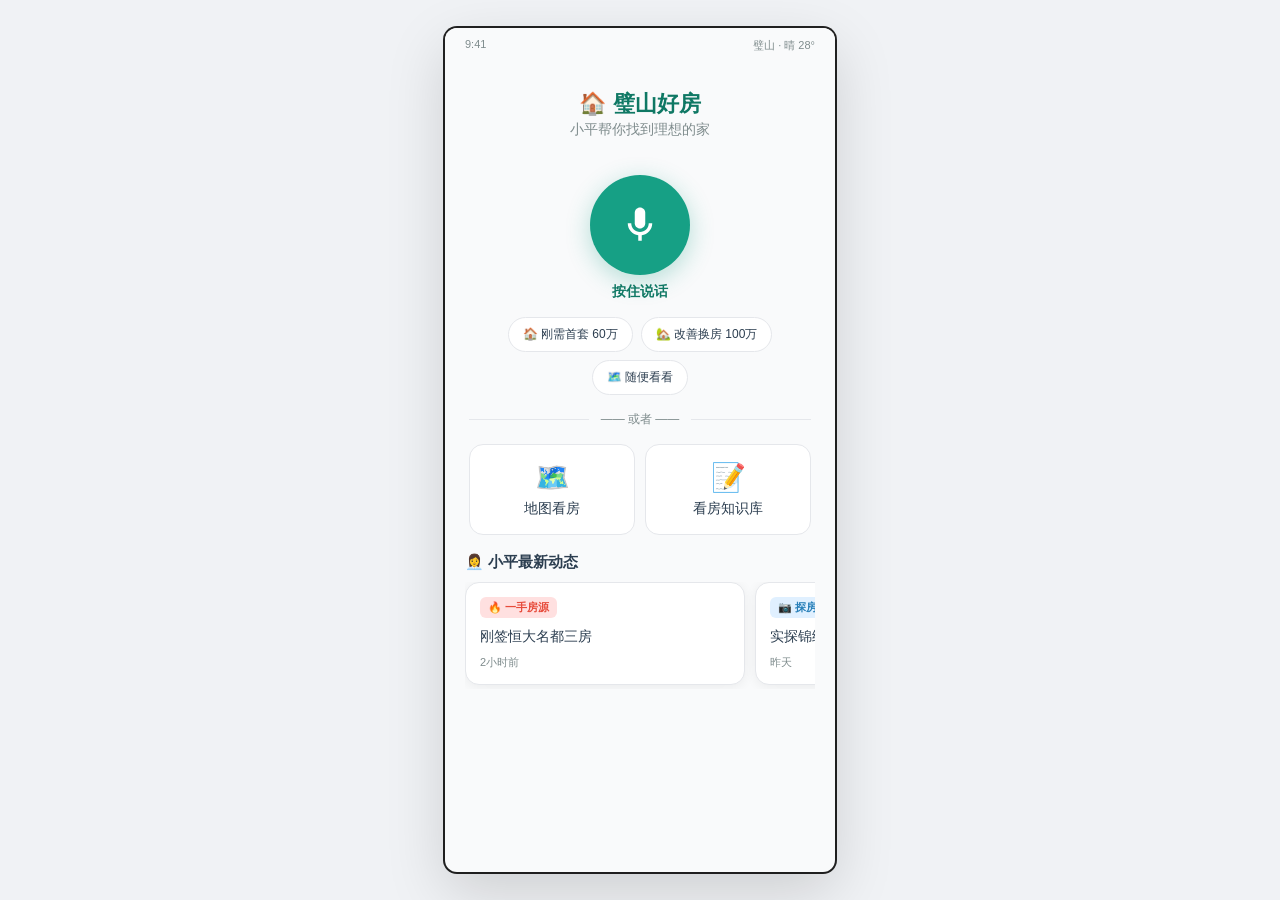
<file: docs/index.html>
<!DOCTYPE html>
<html lang="zh-CN">
<head>
<meta charset="UTF-8">
<meta name="viewport" content="width=device-width, initial-scale=1.0, maximum-scale=1.0, user-scalable=no">
<title>璧山好房 · 小平帮你找到理想的家</title>
<meta name="theme-color" content="#16A085">
<link rel="manifest" href="manifest.json">
<style>
:root {
  --green: #16A085; --green-dark: #0F7864; --green-light: #E8F5F0;
  --warm: #E67E22; --warm-light: #FFF3E0;
  --bg: #F9FAFB; --card: #FFFFFF; --text: #2C3E50;
  --text-light: #7F8C8D; --border: #E5E7EB;
  --shadow: 0 2px 12px rgba(0,0,0,0.06);
  --radius: 14px;
}
* { margin:0; padding:0; box-sizing:border-box; }
body {
  font-family: -apple-system, BlinkMacSystemFont, "Microsoft YaHei", "PingFang SC", sans-serif;
  background: var(--bg); margin: 0;
  min-height: 100vh;
}
@media (min-width: 500px) {
  body {
    background: #F0F2F5; display: flex; justify-content: center; align-items: center; padding: 20px;
  }
}
.phone-frame {
  width: 100%; height: 100vh; max-width: 100vw; max-height: 100vh;
  background: var(--bg);
  position: relative; display: flex; flex-direction: column;
}
@media (min-width: 500px) {
  .phone-frame {
    width: 390px; height: 844px; border-radius: 28px; overflow: hidden;
    box-shadow: 0 20px 60px rgba(0,0,0,0.15), 0 0 0 2px #222;
  }
  .phone-notch { display: flex; }
}
.phone-notch {
  height: 44px; background: #222; flex-shrink: 0;
  display: none; align-items: center; justify-content: center;
  color: #fff; font-size: 12px; font-weight: 600; letter-spacing: 1px;
}
.phone-screen {
  flex: 1; overflow-y: auto; overflow-x: hidden;
  scroll-behavior: smooth; -webkit-overflow-scrolling: touch; position: relative;
}
.phone-screen::-webkit-scrollbar { width: 0; }
.status-bar {
  display: flex; justify-content: space-between;
  padding: 10px 20px 6px; font-size: 11px;
  color: var(--text-light); background: var(--bg);
  position: sticky; top: 0; z-index: 100;
}
.screen { display: none; padding: 0 0 20px; animation: fadeSlideIn 0.3s ease; }
.screen.active { display: block; }
@keyframes fadeSlideIn { from { opacity:0; transform:translateY(12px); } to { opacity:1; transform:translateY(0); } }

/* ── Home ── */
.hero { text-align: center; padding: 30px 24px 20px; }
.hero .brand { font-size: 22px; font-weight: 700; color: var(--green-dark); margin-bottom: 2px; }
.hero .tagline { font-size: 14px; color: var(--text-light); }
.mic-section { text-align: center; padding: 16px 0 10px; }
.mic-ring {
  width: 100px; height: 100px; border-radius: 50%; background: var(--green);
  display: inline-flex; align-items: center; justify-content: center;
  cursor: pointer; transition: transform 0.15s, box-shadow 0.15s;
  box-shadow: 0 6px 24px rgba(22,160,133,0.3);
}
.mic-ring:active { transform: scale(0.94); }
.mic-ring.listening {
  background: var(--warm); animation: micPulse 1.5s ease-in-out infinite;
}
@keyframes micPulse {
  0%,100% { box-shadow:0 6px 24px rgba(230,126,34,0.3); }
  50% { box-shadow:0 6px 40px rgba(230,126,34,0.6); }
}
.mic-ring svg { width: 42px; height: 42px; fill: #fff; }
.mic-label { margin-top: 8px; font-size: 14px; color: var(--green-dark); font-weight: 600; }
.prompt-tags {
  display: flex; flex-wrap: wrap; gap: 8px; justify-content: center;
  padding: 0 20px; margin-top: 6px;
}
.prompt-tag {
  background: var(--card); border: 1px solid var(--border);
  border-radius: 20px; padding: 8px 14px; font-size: 12px;
  color: var(--text); cursor: pointer; transition: all 0.15s; white-space: nowrap;
  font-family: inherit;
}
.prompt-tag:active { border-color: var(--green); background: var(--green-light); color: var(--green-dark); }
.divider-text {
  display: flex; align-items: center; gap: 12px;
  padding: 16px 24px; color: var(--text-light); font-size: 12px;
}
.divider-text::before, .divider-text::after { content: ''; flex:1; height:1px; background:var(--border); }
.quick-links { display: grid; grid-template-columns: 1fr 1fr; gap: 10px; padding: 0 24px; }
.quick-link {
  background: var(--card); border: 1px solid var(--border);
  border-radius: var(--radius); padding: 16px 14px; text-align: center;
  cursor: pointer; font-size: 14px; color: var(--text); transition: all 0.15s;
}
.quick-link:active { border-color: var(--green); background: var(--green-light); }
.quick-link .icon { font-size: 28px; margin-bottom: 6px; display: block; }

/* ── Updates Feed ── */
.updates-section { margin: 18px 20px 0; }
.updates-header { display: flex; align-items: center; justify-content: space-between; margin-bottom: 10px; }
.updates-header h3 { font-size: 15px; font-weight: 700; color: var(--text); }
.update-cards {
  display: flex; gap: 10px; overflow-x: auto;
  scroll-snap-type: x mandatory; -webkit-overflow-scrolling: touch; padding-bottom: 4px;
}
.update-cards::-webkit-scrollbar { display: none; }
.update-card {
  width: 280px; flex-shrink: 0; background: var(--card);
  border-radius: var(--radius); padding: 14px;
  box-shadow: var(--shadow); border: 1px solid var(--border);
  scroll-snap-align: start; cursor: pointer; transition: transform 0.15s;
}
.update-card:active { transform: scale(0.97); }
.uc-type { font-size:11px; font-weight:600; padding:3px 8px; border-radius:6px; display:inline-block; margin-bottom:8px; }
.uc-type.listing { background:#FFE0E0; color:#E74C3C; }
.uc-type.visit { background:#E0F0FF; color:#2980B9; }
.uc-type.daily { background:var(--green-light); color:var(--green-dark); }
.update-card .uc-text { font-size:14px; color:var(--text); line-height:1.5; margin-bottom:4px; }
.update-card .uc-time { font-size:11px; color:var(--text-light); margin-top:8px; }

/* ── Chat ── */
.chat-header {
  display: flex; align-items: center; gap: 10px;
  padding: 14px 20px; background: var(--card);
  border-bottom: 1px solid var(--border);
  position: sticky; top: 0; z-index: 10;
}
.chat-header .back {
  width: 32px; height: 32px; border: none; background: var(--bg);
  border-radius: 50%; font-size: 16px; cursor: pointer;
  display: flex; align-items: center; justify-content: center; flex-shrink: 0;
}
.chat-header .avatar {
  width: 34px; height: 34px; border-radius: 50%;
  background: var(--green); color: #fff;
  display: flex; align-items: center; justify-content: center;
  font-size: 14px; font-weight: 700; flex-shrink: 0;
}
.chat-header .name { font-weight:600; font-size:15px; color:var(--text); }
.chat-header .sub { font-size:11px; color:var(--text-light); }
.chat-messages {
  padding: 16px 20px; display: flex; flex-direction: column; gap: 14px; min-height: 360px;
}
.chat-msg {
  max-width: 82%; padding: 12px 15px; border-radius: 18px;
  font-size: 14px; line-height: 1.6; animation: fadeSlideIn 0.25s ease;
}
.chat-msg.bot {
  align-self: flex-start; background: var(--card);
  border: 1px solid var(--border); border-bottom-left-radius: 6px; color: var(--text);
}
.chat-msg.user {
  align-self: flex-end; background: var(--green); color: #fff;
  border-bottom-right-radius: 6px;
}
.chat-msg .time { font-size: 10px; margin-top: 6px; opacity: 0.6; display: block; }
.chat-input-area {
  padding: 10px 16px; background: var(--card); border-top: 1px solid var(--border);
  display: flex; gap: 8px; position: sticky; bottom: 0;
}
.chat-input-area input {
  flex: 1; border: 1px solid var(--border); border-radius: 22px;
  padding: 10px 16px; font-size: 14px; outline: none; font-family: inherit;
}
.chat-input-area input:focus { border-color: var(--green); }
.chat-input-area button {
  width: 44px; height: 44px; border-radius: 50%; border: none;
  background: var(--green); color: #fff; font-size: 20px; cursor: pointer; flex-shrink: 0;
}

/* ── Results ── */
.results-title { padding: 18px 20px 6px; font-size: 17px; font-weight: 700; color: var(--text); }
.results-sub { padding: 0 20px 12px; font-size: 13px; color: var(--text-light); }
.property-list { padding: 0 20px; display: flex; flex-direction: column; gap: 12px; }
.property-card {
  background: var(--card); border-radius: var(--radius); padding: 16px;
  box-shadow: var(--shadow); cursor: pointer; transition: transform 0.15s;
  border: 1px solid var(--border);
}
.property-card:active { transform: scale(0.98); }
.property-card .p-name { font-size:16px; font-weight:700; color:var(--text); margin-bottom:6px; }
.property-card .p-meta { display:flex; gap:12px; font-size:13px; color:var(--text-light); margin-bottom:6px; flex-wrap:wrap; }
.property-card .p-meta span {
  background: var(--green-light); color: var(--green-dark);
  padding: 2px 8px; border-radius: 6px; font-size: 12px;
}
.property-card .p-review {
  font-size:13px; color:var(--text); line-height:1.5; margin-top:6px;
  border-left:3px solid var(--green); padding-left:10px;
}
.p-highlight {
  display:inline-block; background:#FFF3E0; color:var(--warm);
  font-size:12px; padding:2px 8px; border-radius:6px; margin-left:4px;
}

/* ── Detail ── */
.detail-header { position: sticky; top: 0; z-index: 10; background: var(--bg); }
.detail-header .back-bar { display: flex; align-items: center; gap: 10px; padding: 10px 20px; }
.detail-header .back-bar button {
  width: 32px; height: 32px; border: none; background: var(--card);
  border-radius: 50%; font-size: 16px; cursor: pointer; box-shadow: var(--shadow);
}
.detail-hero {
  background: linear-gradient(135deg, #1a8a74 0%, #16A085 100%);
  color: #fff; padding: 24px 20px; text-align: center;
}
.detail-hero .d-name { font-size: 22px; font-weight: 700; margin-bottom: 8px; }
.detail-hero .d-price { font-size: 28px; font-weight: 700; }
.detail-hero .d-price small { font-size: 14px; font-weight: 400; opacity: 0.8; }
.detail-section { margin: 16px 20px; background: var(--card); border-radius: var(--radius); padding: 16px; box-shadow: var(--shadow); }
.detail-section h3 { font-size: 15px; font-weight: 700; color: var(--text); margin-bottom: 10px; }
.detail-tags { display: flex; flex-wrap: wrap; gap: 8px; }
.detail-tag { background: var(--green-light); color: var(--green-dark); padding: 6px 12px; border-radius: 8px; font-size: 13px; }
.review-block .pro { color: #27AE60; font-size: 13px; margin: 4px 0; }
.review-block .con { color: #E74C3C; font-size: 13px; margin: 4px 0; }
.review-block .insider {
  background: #FFF9E6; border-left: 3px solid var(--warm);
  padding: 10px 14px; border-radius: 0 8px 8px 0;
  font-size: 13px; color: #8B6914; margin-top: 10px; line-height: 1.5;
}
.cta-bar {
  position: sticky; bottom: 0; background: var(--card);
  border-top: 1px solid var(--border); padding: 12px 20px;
  display: flex; align-items: center; gap: 10px;
}
.cta-bar .cta-hint { flex:1; font-size:13px; color:var(--text-light); transition:opacity 0.35s; }
.cta-bar .cta-btn {
  background: var(--green); color: #fff; border: none; border-radius: 22px;
  padding: 12px 22px; font-size: 15px; font-weight: 600;
  cursor: pointer; white-space: nowrap; font-family: inherit;
}
.cta-bar .cta-btn:active { transform: scale(0.96); }

/* ── Overlays (Modals) ── */
.modal-overlay {
  background: rgba(0,0,0,0.5); position: absolute; inset: 0;
  display: flex; align-items: flex-end; justify-content: center; z-index: 200;
}
.demand-card {
  background: var(--card); border-radius: 20px 20px 0 0; width: 100%;
  max-height: 90%; overflow-y: auto; padding: 8px 0 24px;
  animation: slideUp 0.35s ease;
}
@keyframes slideUp { from { transform:translateY(100%); } to { transform:translateY(0); } }
.demand-card .handle, .broker-intro-card .handle {
  width: 36px; height: 5px; background: #D1D5DB; border-radius: 3px; margin: 8px auto 16px;
}
.demand-card .dc-header { text-align: center; padding: 0 24px; }
.demand-card .dc-header h2 { font-size: 18px; color: var(--text); font-weight: 700; }
.demand-card .dc-header p { font-size: 13px; color: var(--text-light); margin-top: 2px; }
.demand-card .dc-summary {
  margin: 14px 24px; background: var(--green-light); border-radius: var(--radius);
  padding: 16px; display: grid; grid-template-columns: 1fr 1fr; gap: 10px;
}
.demand-card .dc-item { font-size: 14px; color: var(--text); }
.demand-card .dc-item strong { display: block; font-size: 11px; color: var(--text-light); margin-bottom: 2px; }
.qr-section { text-align: center; padding: 8px 24px 0; }
.qr-section .qr-box {
  width: 160px; height: 160px; margin: 0 auto 10px;
  background: #fff; border: 1px solid var(--border); border-radius: 14px;
  display: flex; flex-direction: column; align-items: center; justify-content: center; cursor: pointer;
}
.qr-box .qr-icon { font-size: 60px; opacity: 0.35; }
.qr-section .qr-hint { font-size: 14px; color: var(--green-dark); font-weight: 600; margin-bottom: 4px; }
.qr-section .qr-sub { font-size: 12px; color: var(--text-light); margin-bottom: 14px; }
.phone-input-section { padding: 0 24px 16px; text-align: center; }
.phone-input-section .or-divider {
  display: flex; align-items: center; gap: 10px; margin: 8px 0;
  color: var(--text-light); font-size: 12px;
}
.phone-input-section .or-divider::before, .or-divider::after {
  content: ''; flex: 1; height: 1px; background: var(--border);
}
.phone-input-row { display: flex; gap: 8px; }
.phone-input-row input {
  flex: 1; border: 1px solid var(--border); border-radius: 22px;
  padding: 11px 16px; font-size: 15px; outline: none; font-family: inherit;
}
.phone-input-row input:focus { border-color: var(--green); }
.phone-input-row button {
  background: var(--bg); border: 1px solid var(--border); color: var(--text);
  border-radius: 22px; padding: 11px 18px; font-size: 14px;
  cursor: pointer; font-family: inherit; white-space: nowrap;
}
.phone-input-row button:active { background: var(--green-light); border-color: var(--green); }

/* ── Broker Intro Card ── */
.broker-intro-card {
  background: var(--card); border-radius: 20px 20px 0 0; width: 100%;
  max-height: 90%; overflow-y: auto; padding: 8px 0 24px;
  animation: slideUp 0.35s ease;
}
.intro-profile { text-align: center; padding: 0 24px 16px; }
.intro-avatar {
  width: 64px; height: 64px; border-radius: 50%;
  background: linear-gradient(135deg, #16A085, #0F7864);
  color: #fff; font-size: 26px; font-weight: 700;
  display: inline-flex; align-items: center; justify-content: center;
  margin-bottom: 10px; box-shadow: 0 4px 16px rgba(22,160,133,0.25);
}
.intro-name { font-size: 20px; font-weight: 700; color: var(--text); margin-bottom: 2px; }
.intro-role { font-size: 14px; color: var(--text-light); }
.intro-badges { display: flex; gap: 8px; justify-content: center; flex-wrap: wrap; margin-top: 12px; }
.intro-badge {
  background: var(--green-light); color: var(--green-dark);
  padding: 5px 12px; border-radius: 14px; font-size: 13px; font-weight: 500;
}
.intro-quote {
  margin: 12px 24px; padding: 14px 18px;
  background: #FFF9E6; border-left: 3px solid var(--warm);
  border-radius: 0 10px 10px 0;
  font-size: 14px; color: #8B6914; line-height: 1.6; text-align: center;
}
.intro-specialties { margin: 0 24px; padding: 14px; background: var(--bg); border-radius: var(--radius); text-align: center; }
.intro-specialties .is-title { font-size: 13px; font-weight: 700; color: var(--text); margin-bottom: 10px; }
.specialty-tags { display: flex; flex-wrap: wrap; gap: 8px; justify-content: center; }
.specialty-tag {
  background: var(--card); border: 1px solid var(--border);
  padding: 6px 14px; border-radius: 18px; font-size: 13px; color: var(--text);
}

/* ── Floating Avatar ── */
.float-avatar {
  position: absolute; right: 16px; bottom: 40px;
  width: 44px; height: 44px; border-radius: 50%;
  background: rgba(22,160,133,0.85);
  backdrop-filter: blur(8px);
  -webkit-backdrop-filter: blur(8px);
  color: #fff; display: none; align-items: center; justify-content: center;
  font-size: 16px; font-weight: 700; z-index: 50; cursor: pointer;
  box-shadow: 0 3px 12px rgba(22,160,133,0.25);
  transition: opacity 0.35s, transform 0.35s; opacity: 0.75;
}
.float-avatar:active { transform: scale(0.9); }
.float-avatar.hidden { opacity: 0; pointer-events: none; transform: translateY(20px); }

/* ── Toast ── */
#toast {
  display: none; position: fixed; top: 50%; left: 50%;
  transform: translate(-50%,-50%); background: #2C3E50; color: #fff;
  padding: 14px 24px; border-radius: 12px; font-size: 14px;
  z-index: 999; text-align: center; pointer-events: none; white-space: pre-line;
}

/* ── Desktop Responsive ── */
@media (min-width: 768px) {
  .phone-frame { border-radius: 12px; }
}
</style>
</head>
<body>

<div class="phone-frame" id="app">
  <div class="phone-notch">璧山好房</div>
  <div class="phone-screen" id="phoneScreen">

    <!-- ═══════ Screen 1: Home ═══════ -->
    <div class="screen active" id="screen-home">
      <div class="status-bar"><span>9:41</span><span>璧山 · 晴 28°</span></div>
      <div class="hero">
        <div class="brand">🏠 璧山好房</div>
        <div class="tagline">小平帮你找到理想的家</div>
      </div>
      <div class="mic-section">
        <div class="mic-ring" id="micBtn" onclick="toggleVoice()">
          <svg viewBox="0 0 24 24"><path d="M12 14c1.66 0 3-1.34 3-3V5c0-1.66-1.34-3-3-3S9 3.34 9 5v6c0 1.66 1.34 3 3 3z"/><path d="M17 11c0 2.76-2.24 5-5 5s-5-2.24-5-5H5c0 3.53 2.61 6.43 6 6.92V21h2v-3.08c3.39-.49 6-3.39 6-6.92h-2z"/></svg>
        </div>
        <div class="mic-label" id="micLabel">按住说话</div>
      </div>
      <div class="prompt-tags">
        <span class="prompt-tag" onclick="quickStart('刚需')">🏠 刚需首套 60万</span>
        <span class="prompt-tag" onclick="quickStart('改善')">🏡 改善换房 100万</span>
        <span class="prompt-tag" onclick="quickStart(null)">🗺️ 随便看看</span>
      </div>
      <div class="divider-text">—— 或者 ——</div>
      <div class="quick-links">
        <div class="quick-link" onclick="window.location.href='map.html'"><span class="icon">🗺️</span>地图看房</div>
        <div class="quick-link" onclick="window.location.href='guides.html'"><span class="icon">📝</span>看房知识库</div>
      </div>
      <div class="updates-section">
        <div class="updates-header"><h3>👩‍💼 小平最新动态</h3></div>
        <div class="update-cards" id="updateCards"></div>
      </div>
    </div>

    <!-- ═══════ Screen 2: AI Chat ═══════ -->
    <div class="screen" id="screen-chat">
      <div class="chat-header">
        <button class="back" onclick="goBack()">←</button>
        <div class="avatar">平</div>
        <div><div class="name">小平 · 智能助手</div><div class="sub">璧山房产11年 · 在线</div></div>
      </div>
      <div class="chat-messages" id="chatMessages"></div>
      <div class="chat-input-area">
        <input type="text" placeholder="说说你的需求…" id="chatInput" onkeydown="if(event.key==='Enter')sendChat()">
        <button onclick="sendChat()">↑</button>
      </div>
    </div>

    <!-- ═══════ Screen 3: Results ═══════ -->
    <div class="screen" id="screen-results">
      <div class="chat-header">
        <button class="back" onclick="goBack()">←</button>
        <div style="font-weight:700;font-size:15px;">精选匹配</div>
      </div>
      <div class="results-title" id="resultsTitle">小平帮你筛了这几个</div>
      <div class="results-sub" id="resultsSub"></div>
      <div class="property-list" id="propertyList"></div>
    </div>

    <!-- ═══════ Screen 4: Detail ═══════ -->
    <div class="screen" id="screen-detail">
      <div class="detail-header">
        <div class="back-bar">
          <button onclick="goBack()">←</button>
          <span style="font-weight:600;font-size:15px;" id="detailBreadcrumb">楼盘详情</span>
        </div>
      </div>
      <div id="detailContent"></div>
      <div class="cta-bar">
        <div class="cta-hint" id="ctaHint">榜单只放了几套，微信上还有更多</div>
        <button class="cta-btn" onclick="showDemandCard()">加微信聊聊 →</button>
      </div>
    </div>

    <!-- ═══════ Floating Avatar ═══════ -->
    <div class="float-avatar" id="floatAvatar" onclick="showBrokerIntro()">平</div>

    <!-- ═══════ Broker Intro Overlay ═══════ -->
    <div class="modal-overlay" id="brokerIntroOverlay" style="display:none;" onclick="if(event.target===this)hideBrokerIntro()">
      <div class="broker-intro-card" onclick="event.stopPropagation()">
        <div class="handle"></div>
        <div class="intro-profile">
          <div class="intro-avatar">平</div>
          <div class="intro-name">小平</div>
          <div class="intro-role">璧山独立房产经纪人</div>
          <div class="intro-badges">
            <span class="intro-badge">🏅 11年经验</span>
            <span class="intro-badge">📊 经手500+套</span>
            <span class="intro-badge">🏆 成交率TOP</span>
          </div>
        </div>
        <div class="intro-quote">💬 "亲切实在，不忽悠，有一说一"<br>"不急，多看几套，买到满意的才是真的"</div>
        <div class="intro-specialties">
          <div class="is-title">🏆 擅长领域</div>
          <div class="specialty-tags">
            <span class="specialty-tag">璧泉街道</span><span class="specialty-tag">绿岛新区</span>
            <span class="specialty-tag">老城区</span><span class="specialty-tag">刚需首套</span>
            <span class="specialty-tag">改善换房</span><span class="specialty-tag">学区房</span>
          </div>
        </div>
        <div class="qr-section" style="margin-top:16px;">
          <div class="qr-hint">👆 长按识别二维码，加小平微信</div>
          <div class="qr-box"><div class="qr-icon">⬜</div><div class="qr-label">小平微信<br>二维码</div></div>
          <div class="qr-sub" id="qrEnvHint2">微信内长按 → 识别 → 添加</div>
        </div>
        <div class="phone-input-section">
          <div class="or-divider">不方便扫码？</div>
          <div class="phone-input-row">
            <input type="tel" placeholder="输入手机号（选填）" id="phoneInput2">
            <button onclick="submitPhone2()">确定</button>
          </div>
          <div style="font-size:11px;color:var(--text-light);margin-top:8px;">小平会电话联系你，不会骚扰</div>
        </div>
      </div>
    </div>

    <!-- ═══════ Demand Card Overlay ═══════ -->
    <div class="modal-overlay" id="demandOverlay" style="display:none;" onclick="if(event.target===this)hideDemandCard()">
      <div class="demand-card" onclick="event.stopPropagation()">
        <div class="handle"></div>
        <div class="dc-header"><h2>📋 小平已帮你整理好了</h2><p>加微信时小平会带着这些信息跟你聊</p></div>
        <div class="dc-summary" id="demandSummary"></div>
        <div class="qr-section">
          <div class="qr-box"><div class="qr-icon">⬜</div><div class="qr-label">小平微信<br>二维码</div></div>
          <div class="qr-hint">👆 长按识别二维码，加小平微信</div>
          <div class="qr-sub" id="qrEnvHint">微信内长按 → 识别 → 添加</div>
        </div>
        <div class="phone-input-section">
          <div class="or-divider">不方便扫码？</div>
          <div class="phone-input-row">
            <input type="tel" placeholder="输入手机号（选填）" id="phoneInput">
            <button onclick="submitPhone()">确定</button>
          </div>
          <div style="font-size:11px;color:var(--text-light);margin-top:8px;">小平会电话联系你，不会骚扰</div>
        </div>
      </div>
    </div>

    <div id="toast"></div>
  </div>
</div>

<!-- ═══════ Scripts ═══════ -->
<script src="js/config.js"></script>
<script>
// ── State ──
let currentScreen = 'home';
let currentProperty = null;
let userProfile = { type: '刚需', budget: '60万', layout: '三房', zone: '璧泉街道' };
let navStack = [];
let isGoingBack = false;

// ── Property data (loaded from shared/) ──
let properties = [];

async function loadProperties() {
  try {
    const resp = await fetch('shared/loupan_list.json');
    const data = await resp.json();
    properties = (data.loupanList || []).map(lp => ({
      id: lp.id,
      name: lp.name,
      zone: lp.zone,
      zoneId: lp.zoneId,
      price: lp.avgPrice,
      rooms: (lp.layout||[]).join('/'),
      area: (lp.areaRange||[70,140]).join('-')+'㎡',
      onSale: parseInt(lp.onSaleApprox) || 0,
      pros: lp.pros || [],
      cons: lp.cons || [],
      insider: lp.brokerComment || '',
      suitable: (lp.suitableFor||[]).join('、'),
      tags: lp.tags || [],
      surrounding: lp.surrounding || {},
      rating: lp.rating || 3.5
    }));
    console.log(`✅ 已加载 ${properties.length} 个楼盘数据`);
  } catch(e) {
    console.warn('楼盘数据加载失败，使用内置数据', e);
    properties = getFallbackProperties();
  }
}

function getFallbackProperties() {
  return [
    { id:'lp001',name:'恒大名都',zone:'璧泉街道',price:7200,rooms:'二房/三房/四房',area:'75-140㎡',onSale:35,pros:['物业好','近公园','性价比高'],cons:['离地铁稍远','车位紧张'],insider:'恒大在璧山的标杆盘，物业确实好。三房户型方正，得房率不错。',suitable:'改善家庭、预算70-100万' },
    { id:'lp002',name:'锦绣新城',zone:'璧泉街道',price:6500,rooms:'两房/三房',area:'68-120㎡',onSale:28,pros:['近地铁','配套成熟','总价低'],cons:['小区档次一般','人车不分流'],insider:'璧泉性价比之王，刚需上车首选。离地铁近，周边买菜方便。',suitable:'首次置业、预算50-70万' },
    { id:'lp003',name:'秀湖壹号',zone:'绿岛新区',price:8600,rooms:'三房/四房/大平层',area:'95-180㎡',onSale:20,pros:['龙湖品质','秀湖景观','物业顶级'],cons:['价格璧山最高','离老城区远'],insider:'璧山品质天花板，龙湖的盘确实不一样。秀湖公园就在楼下。',suitable:'改善升级、预算100万+' },
    { id:'lp004',name:'璧泉花园',zone:'璧泉街道',price:5800,rooms:'两房/三房',area:'65-110㎡',onSale:32,pros:['近地铁300m','生活便利','物管费合理'],cons:['小区偏旧','车位不足'],insider:'璧泉中规中矩的小区，位置不错，近地铁近菜市场。性价比可以。',suitable:'首次置业、预算55-70万' },
  ];
}

// ── Updates Feed ──
const updates = [
  { type:'listing', time:'2小时前', text:'刚签恒大名都三房', detail:'78平60万，比市场价低5万，还没上任何平台。采光好，中楼层。' },
  { type:'visit', time:'昨天', text:'实探锦绣新城二期', detail:'拍了户型视频。二期比一期安静，绿化也更好。' },
  { type:'daily', time:'2天前', text:'帮客户在璧泉花园砍下3万', detail:'业主急着换房。买房就是信息差，你得知道业主的真实情况。' },
  { type:'listing', time:'3天前', text:'秀湖壹号业主急售一套', detail:'四房160平，业主换城市，装修保养好，价格可以谈。' },
];

function renderUpdates() {
  const c = document.getElementById('updateCards');
  if (!c) return;
  const labels = { listing:'🔥 一手房源', visit:'📷 探房纪实', daily:'💬 小平日常' };
  c.innerHTML = updates.map(u => `
    <div class="update-card">
      <span class="uc-type ${u.type}">${labels[u.type]}</span>
      <div class="uc-text">${u.text}</div>
      <div class="uc-time">${u.time}</div>
    </div>`).join('');
}

// ── Navigation ──
function goBack() {
  const bo = document.getElementById('brokerIntroOverlay');
  const dd = document.getElementById('demandOverlay');
  if (bo && bo.style.display === 'flex') { hideBrokerIntro(); return; }
  if (dd && dd.style.display === 'flex') { hideDemandCard(); return; }
  if (navStack.length === 0) return;
  isGoingBack = true;
  goTo(navStack.pop());
}

function goTo(screen) {
  if (!isGoingBack && currentScreen && currentScreen !== screen) {
    navStack.push(currentScreen);
  }
  isGoingBack = false;
  document.querySelectorAll('.screen').forEach(s => s.classList.remove('active'));
  const target = document.getElementById('screen-' + screen);
  if (target) { target.classList.add('active'); document.getElementById('phoneScreen').scrollTop = 0; }
  currentScreen = screen;
  hideDemandCard(); hideBrokerIntro();
  if (screen === 'results') renderResults();
  if (screen === 'home') renderUpdates();

  const floatAvatar = document.getElementById('floatAvatar');
  const showAvatar = (screen === 'chat' || screen === 'results');
  floatAvatar.style.display = showAvatar ? 'flex' : 'none';
  if (showAvatar) { floatAvatar.classList.remove('hidden'); }
}

// ── AI Chat ──
let chatHistory = [];

function quickStart(type) {
  if (type) userProfile.type = type;
  goTo('chat');
  const msgs = document.getElementById('chatMessages'); msgs.innerHTML = '';
  chatHistory = [];

  const openingMsg = type === '刚需'
    ? '璧泉附近有没有三房，60万左右，上班方便就行'
    : '想换个大三房，绿岛新区那边，学区好点的，现在两房不够住了';

  addChatMessage('user', openingMsg);
  callDeepSeek(openingMsg);
}

function sendChat() {
  const input = document.getElementById('chatInput');
  const text = input.value.trim();
  if (!text) return;
  addChatMessage('user', text); input.value = '';
  callDeepSeek(text);
}

function addChatMessage(role, text) {
  const msgs = document.getElementById('chatMessages');
  const div = document.createElement('div'); div.className = 'chat-msg ' + role;
  const time = new Date().toLocaleTimeString('zh-CN', {hour:'2-digit',minute:'2-digit'});
  div.innerHTML = text.replace(/\n/g, '<br>') + '<span class="time">'+time+'</span>';
  msgs.appendChild(div); msgs.scrollTop = msgs.scrollHeight;
}

function addActionButton(label, action) {
  const msgs = document.getElementById('chatMessages');
  const btn = document.createElement('button');
  btn.textContent = label;
  btn.style.cssText = 'margin:8px 0;padding:10px 20px;background:var(--green);color:#fff;border:none;border-radius:20px;font-size:14px;cursor:pointer;font-family:inherit;align-self:flex-start;';
  btn.onclick = action;
  msgs.appendChild(btn); msgs.scrollTop = msgs.scrollHeight;
}

async function callDeepSeek(userMsg) {
  const key = (typeof CONFIG !== 'undefined' && CONFIG.deepseekKey) || '';
  if (!key) {
    // No API key — fallback to demo
    addChatMessage('bot', '（演示模式）小平在璧山11年了，你刚说的需求她很熟。我帮你筛了几个盘，看看合不合适？');
    addActionButton('查看精选匹配 →', () => goTo('results'));
    return;
  }

  addChatMessage('bot', '…');  // placeholder
  const placeholder = document.getElementById('chatMessages').lastChild;

  try {
    // Load broker profile for system prompt
    let systemPrompt = '你是小平的智能助手。小平是璧山独立房产经纪人，11年经验。风格：亲切实在，有一说一。主动反问了解需求；用小平的口吻推荐；涉及底价/硬伤/谈判→引导加小平微信。永远不说"登录""注册""提交"。';
    try {
      const resp = await fetch('shared/broker_profile.json');
      const p = await resp.json();
      const s = p.style||{}, a = p.aiPersona||{}, b = p.boundaries||{};
      systemPrompt = `你是${p.name}的智能助手。${p.name}是${p.role}，${p.experience}。
说话风格：${s.tone||'亲切实在'}
口头禅：${(s.signature_phrases||[]).join('、')}
规则：${(a.toneRules||[]).join('；')}
不能答的问题（${(b.never_answer||[]).join('、')}）→ 说"${b.redirect_to_xiaoping||'加小平微信聊'}"
目标：${a.goal||'理解需求→建立信任→转交小平'}`;
    } catch(e) { /* use default */ }

    chatHistory.push({ role: 'user', content: userMsg });

    const response = await fetch('https://api.deepseek.com/v1/chat/completions', {
      method: 'POST',
      headers: { 'Content-Type': 'application/json', 'Authorization': `Bearer ${key}` },
      body: JSON.stringify({
        model: 'deepseek-chat',
        messages: [
          { role: 'system', content: systemPrompt },
          ...chatHistory.slice(-6)  // keep last 6 messages for context
        ],
        temperature: 0.7,
        max_tokens: 600
      })
    });

    const data = await response.json();
    if (placeholder) placeholder.remove();

    if (data.choices && data.choices[0]) {
      const reply = data.choices[0].message.content;
      addChatMessage('bot', reply);
      chatHistory.push({ role: 'assistant', content: reply });

      // After first meaningful response, offer results
      if (chatHistory.length <= 3) {
        addActionButton('查看精选匹配 →', () => goTo('results'));
      }
    }
  } catch(e) {
    if (placeholder) placeholder.remove();
    addChatMessage('bot', '小平暂时走开了…要不你先看看地图上的房源？或者长按二维码加她微信，回复更快。');
  }
}

// ── Voice Input ──
let isListening = false;

function toggleVoice() {
  const btn = document.getElementById('micBtn');
  const label = document.getElementById('micLabel');
  const SpeechRecognition = window.SpeechRecognition || window.webkitSpeechRecognition;

  if (isListening) {
    isListening = false;
    btn.classList.remove('listening');
    label.textContent = '按住说话';
    return;
  }

  // 微信浏览器不支持语音识别
  if (!SpeechRecognition || /micromessenger/i.test(navigator.userAgent)) {
    label.innerHTML = '微信内暂不支持语音<br><small style="color:#E67E22;">👇 点击下方快捷标签或打字输入</small>';
    btn.style.opacity = '0.5';
    setTimeout(() => { btn.style.opacity = '1'; label.innerHTML = '按住说话<br><small>微信内请打字输入</small>'; }, 2500);
    return;
  }

  const recognition = new SpeechRecognition();
  recognition.lang = 'zh-CN';
  recognition.interimResults = false;
  recognition.maxAlternatives = 1;

  isListening = true;
  btn.classList.add('listening');
  label.textContent = '正在聆听…';

  recognition.onresult = (event) => {
    const text = event.results[0][0].transcript;
    isListening = false;
    btn.classList.remove('listening');
    label.textContent = '按住说话';
    quickStart(null);
    setTimeout(() => {
      addChatMessage('user', text);
      callDeepSeek(text);
    }, 400);
  };

  recognition.onerror = () => {
    isListening = false;
    btn.classList.remove('listening');
    label.textContent = '未识别，再试一次';
  };

  recognition.onend = () => {
    if (isListening) {
      isListening = false;
      btn.classList.remove('listening');
      label.textContent = '按住说话';
    }
  };

  recognition.start();

  // Auto-stop after 8 seconds
  setTimeout(() => {
    if (isListening) { recognition.stop(); }
  }, 8000);
}

// ── Results ──
function renderResults() {
  document.getElementById('resultsSub').textContent =
    `${userProfile.type||'首套'} · ${userProfile.zone||'璧山'} · ${userProfile.budget||'待定'}`;

  // Smart sort: 刚需→价格低优先, 改善→评分高优先
  let sorted = [...properties];
  if (userProfile.type === '刚需') {
    sorted.sort((a,b) => a.price - b.price);
  } else {
    sorted.sort((a,b) => (b.rating||0) - (a.rating||0));
  }

  document.getElementById('propertyList').innerHTML = sorted.slice(0, 5).map(p => `
    <div class="property-card" onclick="viewDetail('${p.id}')">
      <div class="p-name">${p.name}
        ${p.onSale > 10 ? '<span class="p-highlight">在售'+p.onSale+'套</span>' : ''}
      </div>
      <div class="p-meta">
        <span>${p.price.toLocaleString()}元/㎡</span>
        <span>${p.rooms}</span>
        <span>${p.zone}</span>
      </div>
      <div class="p-review">💬 ${(p.insider||'').slice(0,50)}…</div>
    </div>
  `).join('');
}

// ── Detail ──
function viewDetail(id) {
  currentProperty = properties.find(p => p.id === id);
  if (!currentProperty) { showToast('楼盘数据加载中…'); return; }
  goTo('detail');
  document.getElementById('detailBreadcrumb').textContent = currentProperty.name;

  const parking = currentProperty.surrounding || {};
  document.getElementById('detailContent').innerHTML = `
    <div class="detail-hero">
      <div class="d-name">${currentProperty.name}</div>
      <div class="d-price">${currentProperty.price.toLocaleString()} <small>元/㎡</small></div>
      <div style="font-size:13px;opacity:0.8;margin-top:4px;">${currentProperty.zone} · ${currentProperty.rooms} · ${currentProperty.area}</div>
    </div>
    <div class="detail-section">
      <h3>📊 价格走势</h3>
      <div style="display:flex;align-items:flex-end;gap:8px;height:80px;padding:8px 0;">
        ${[6800,7000,7100,6950,7150,7200].map((v,i) => `
          <div style="flex:1;display:flex;flex-direction:column;align-items:center;gap:4px;">
            <div style="width:100%;height:${(v/8600)*60}px;background:var(--green);border-radius:4px 4px 0 0;opacity:${0.4+i*0.12};"></div>
            <span style="font-size:10px;color:var(--text-light);">${i+1}月</span></div>`).join('')}
      </div>
      <div style="text-align:center;font-size:12px;color:var(--text-light);">近6个月参考走势</div>
    </div>
    <div class="detail-section">
      <h3>🏷️ 基本信息</h3>
      <div class="detail-tags">
        <span class="detail-tag">🟢 在售约 ${currentProperty.onSale} 套</span>
        <span class="detail-tag">📐 ${currentProperty.area}</span>
        <span class="detail-tag">🏘️ ${currentProperty.rooms}</span>
        <span class="detail-tag">👤 ${currentProperty.suitable}</span>
      </div>
    </div>
    <div class="detail-section">
      <h3>📍 周边配套</h3>
      <div style="display:grid;grid-template-columns:1fr 1fr;gap:8px;font-size:13px;">
        <div>🏫 ${parking.education||'周边学校'}</div>
        <div>🏥 ${parking.medical||'周边医院'}</div>
        <div>🛒 ${parking.shopping||'周边商业'}</div>
        <div>🌳 ${parking.park||'周边公园'}</div>
      </div>
    </div>
    <div class="detail-section">
      <h3>💬 小平的独家点评</h3>
      <div class="review-block">
        ${(currentProperty.pros||[]).map(p=>'<div class="pro">✅ '+p+'</div>').join('')}
        ${(currentProperty.cons||[]).map(c=>'<div class="con">⚠️ '+c+'</div>').join('')}
        <div class="insider">💡 <strong>小平内行提示：</strong>${currentProperty.insider||'暂无'}</div>
      </div>
    </div>`;
}

// ── Demand Card ──
function showDemandCard() {
  document.getElementById('demandOverlay').style.display = 'flex';
  document.getElementById('demandSummary').innerHTML = `
    <div class="dc-item"><strong>🏠 类型</strong>${userProfile.type||'首套'}</div>
    <div class="dc-item"><strong>💰 预算</strong>${userProfile.budget||'待定'}</div>
    <div class="dc-item"><strong>🏘️ 户型</strong>${userProfile.layout||'待定'}</div>
    <div class="dc-item"><strong>📍 区域</strong>${userProfile.zone||'璧山'}</div>
    <div class="dc-item"><strong>🏠 最近浏览</strong>${currentProperty?currentProperty.name:'无'}</div>
    <div class="dc-item"><strong>📱 来源</strong>网页直接访问</div>`;
  const isWechat = /micromessenger/i.test(navigator.userAgent);
  document.getElementById('qrEnvHint').textContent =
    isWechat ? '微信内长按 → 识别图中二维码 → 添加' : '截图保存 → 微信扫一扫 → 添加好友';
}
function hideDemandCard() { document.getElementById('demandOverlay').style.display = 'none'; }

// ── Broker Intro ──
function showBrokerIntro() {
  document.getElementById('brokerIntroOverlay').style.display = 'flex';
  const isWechat = /micromessenger/i.test(navigator.userAgent);
  const hint = document.getElementById('qrEnvHint2');
  if (hint) hint.textContent = isWechat ? '微信内长按 → 识别图中二维码 → 添加' : '截图保存 → 微信扫一扫 → 添加好友';
}
function hideBrokerIntro() { document.getElementById('brokerIntroOverlay').style.display = 'none'; }

function submitPhone2() {
  const phone = document.getElementById('phoneInput2').value.trim();
  if (!phone) { showToast('请输入手机号'); return; }
  if (!/^1[3-9]\d{9}$/.test(phone)) { showToast('请输入正确的手机号'); return; }
  showToast('✅ 已收到！小平会尽快联系你');
  document.getElementById('phoneInput2').value = '';
  setTimeout(hideBrokerIntro, 1500);
}
function submitPhone() {
  const phone = document.getElementById('phoneInput').value.trim();
  if (!phone) { showToast('请输入手机号'); return; }
  if (!/^1[3-9]\d{9}$/.test(phone)) { showToast('请输入正确的手机号'); return; }
  showToast('✅ 已收到！小平会尽快联系你');
  document.getElementById('phoneInput').value = '';
  setTimeout(hideDemandCard, 1500);
}
function showToast(msg) {
  const t = document.getElementById('toast');
  t.textContent = msg; t.style.display = 'block';
  clearTimeout(t._timeout);
  t._timeout = setTimeout(() => t.style.display = 'none', 2500);
}

// ── Floating Avatar Scroll ──
const phoneScreen = document.getElementById('phoneScreen');
const floatAvatar = document.getElementById('floatAvatar');
let lastScrollY = 0, scrollTick = false;

phoneScreen.addEventListener('scroll', () => {
  if (!scrollTick) {
    requestAnimationFrame(() => {
      const scrollY = phoneScreen.scrollTop;
      const scrollingDown = scrollY > lastScrollY + 10;
      const scrollingUp = scrollY < lastScrollY - 10;
      const atTop = scrollY < 60;
      if (currentScreen === 'chat' || currentScreen === 'results') {
        if (scrollingDown && !atTop) floatAvatar.classList.add('hidden');
        else if (scrollingUp || atTop) floatAvatar.classList.remove('hidden');
      }
      lastScrollY = scrollY;
      scrollTick = false;
    });
    scrollTick = true;
  }
});

// ── Android Swipe-Back ──
let touchStartX = 0, touchStartY = 0, swiping = false;

phoneScreen.addEventListener('touchstart', (e) => {
  const rect = phoneScreen.getBoundingClientRect();
  touchStartX = e.touches[0].clientX - rect.left;
  touchStartY = e.touches[0].clientY - rect.top;
  swiping = false;
}, {passive: false});

phoneScreen.addEventListener('touchmove', (e) => {
  const rect = phoneScreen.getBoundingClientRect();
  const x = e.touches[0].clientX - rect.left;
  const y = e.touches[0].clientY - rect.top;
  const dx = x - touchStartX, dy = y - touchStartY;
  const nearLeft = touchStartX < 30, nearRight = touchStartX > rect.width - 30;
  const inward = (nearLeft && dx > 0) || (nearRight && dx < 0);
  if (inward && Math.abs(dx) > Math.abs(dy) && Math.abs(dx) > 10) {
    swiping = true;
    if (Math.abs(dx) > 15) e.preventDefault();
  }
}, {passive: false});

phoneScreen.addEventListener('touchend', (e) => {
  if (!swiping) return;
  const rect = phoneScreen.getBoundingClientRect();
  const dx = e.changedTouches[0].clientX - rect.left - touchStartX;
  if (Math.abs(dx) > 80) goBack();
  swiping = false;
});

// ── CTA Cycling Phrases ──
const ctaPhrases = [
  '榜单只放了几套，微信上还有更多',
  '找小平进一步了解',
  '联系小平看房，比平台更实在',
  '微信上小平帮你找更合适的',
  '小平对这片特别熟，问问她？',
  '加微信，小平第一时间告诉你降价',
];
let ctaCycleIndex = 0;
setInterval(() => {
  const hint = document.getElementById('ctaHint');
  if (hint && currentScreen === 'detail') {
    hint.style.opacity = '0';
    setTimeout(() => {
      ctaCycleIndex = (ctaCycleIndex + 1) % ctaPhrases.length;
      hint.textContent = ctaPhrases[ctaCycleIndex];
      hint.style.opacity = '1';
    }, 400);
  }
}, 4000);

// ── Service Worker ──
if ('serviceWorker' in navigator) {
  navigator.serviceWorker.register('sw.js').catch(() => {});
}

// ── Init ──
renderUpdates();
loadProperties();
</script>

</body>
</html>
</file>
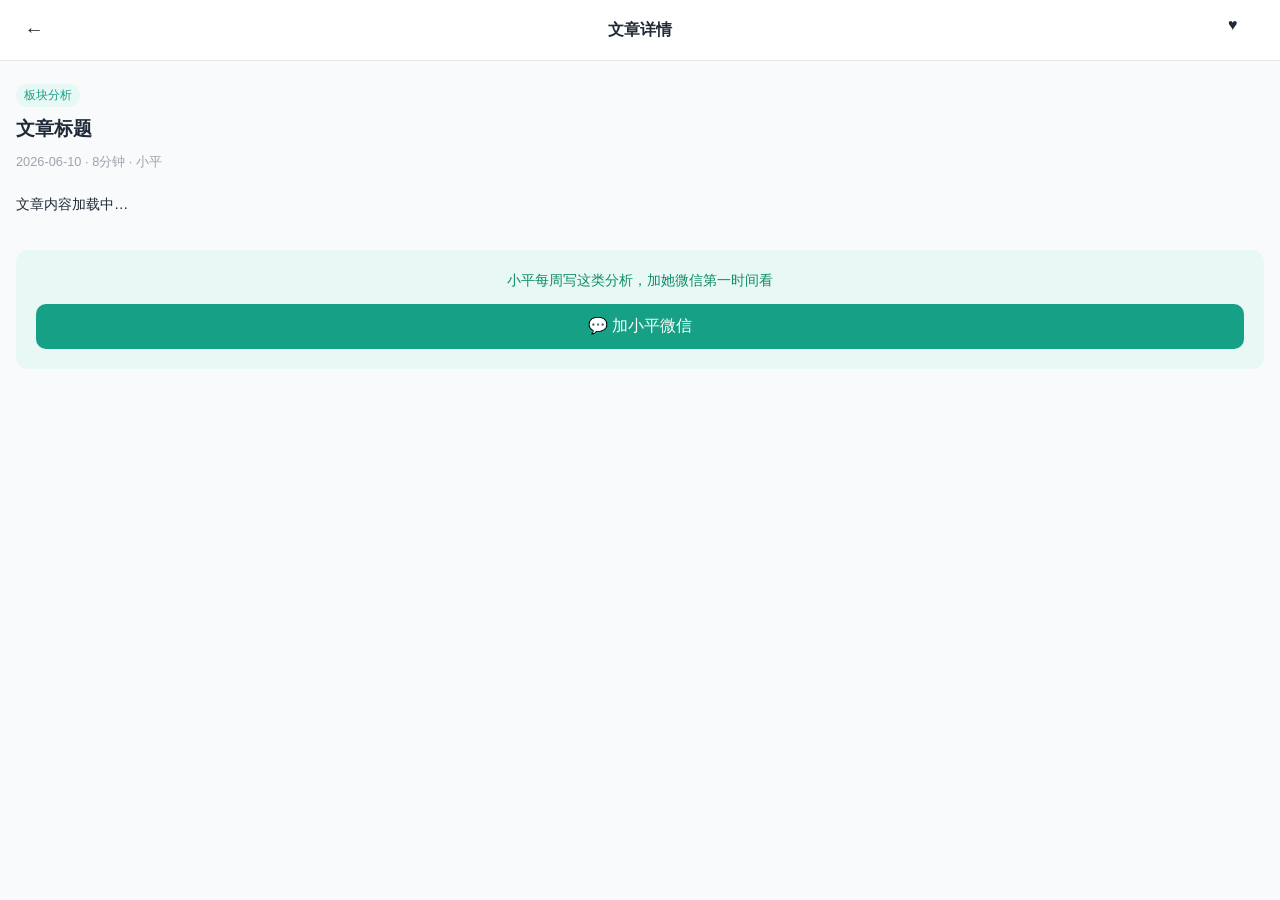
<file: docs/guide-detail.html>
<!DOCTYPE html>
<html lang="zh-CN">
<head>
  <meta charset="UTF-8">
  <meta name="viewport" content="width=device-width, initial-scale=1.0, maximum-scale=1.0, user-scalable=no">
  <title>文章详情 · 璧山好房</title>
  <link rel="stylesheet" href="css/base.css">
  <link rel="stylesheet" href="css/mobile.css">
</head>
<body class="mobile-only">

<div class="screen" id="screen-guide-detail">
  <nav class="mobile-nav">
    <button class="back" onclick="APP.goBack()">←</button>
    <span class="title">文章详情</span>
    <span class="action">♥</span>
  </nav>

  <div style="padding:20px 16px 80px;" id="articleContent">
    <div class="tag tag-green" style="margin-bottom:8px;" id="artCategory">板块分析</div>
    <h2 style="font-size:1.2rem;line-height:1.5;margin-bottom:8px;" id="artTitle">文章标题</h2>
    <div style="font-size:0.8rem;color:var(--text-muted);margin-bottom:20px;" id="artMeta">2026-06-10 · 8分钟 · 小平</div>

    <div style="font-size:0.9rem;line-height:1.8;color:var(--text-primary);" id="artBody">
      <p>文章内容加载中…</p>
    </div>

    <!-- 文末转化 -->
    <div style="margin-top:32px;padding:20px;background:var(--green-bg);border-radius:12px;text-align:center;">
      <p style="font-size:0.85rem;color:var(--green-dark);margin-bottom:12px;">
        小平每周写这类分析，加她微信第一时间看
      </p>
      <button class="btn btn-primary btn-block" onclick="openDemandCard()">
        💬 加小平微信
      </button>
    </div>
  </div>
</div>

<script src="js/app.js"></script>
<script>
  // TODO: 根据 URL 参数加载文章内容
  const articleId = APP.getParam('id');
  if (articleId) {
    fetch('/shared/guides.json')
      .then(r => r.json())
      .then(data => {
        const article = (data.articles || []).find(a => a.id === articleId);
        if (article) {
          document.getElementById('artCategory').textContent = article.category;
          document.getElementById('artTitle').textContent = article.title;
          document.getElementById('artMeta').textContent = `${article.date} · ${article.readTime} · ${article.author}`;
          document.getElementById('artBody').innerHTML = `<p>${article.summary}</p><p style="margin-top:16px;color:var(--text-muted);">（完整文章内容由小平后续补充）</p>`;
        }
      });
  }
</script>

</body>
</html>
</file>
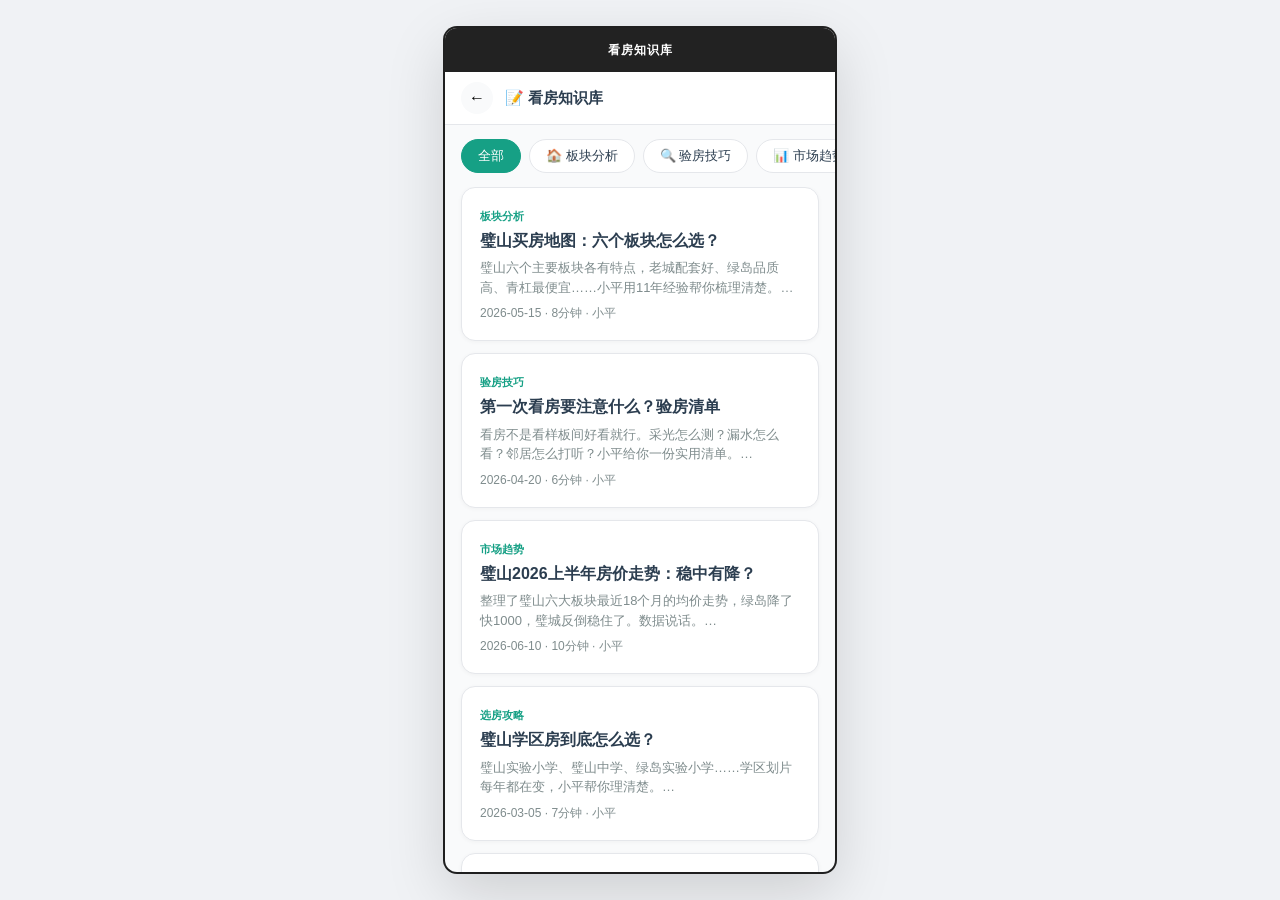
<file: docs/guides.html>
<!DOCTYPE html>
<html lang="zh-CN">
<head>
<meta charset="UTF-8">
<meta name="viewport" content="width=device-width, initial-scale=1.0, maximum-scale=1.0, user-scalable=no">
<title>看房知识库 · 璧山好房</title>
<style>
:root { --green:#16A085; --green-dark:#0F7864; --green-light:#E8F5F0; --warm:#E67E22; --warm-light:#FFF3E0; --bg:#F9FAFB; --card:#FFFFFF; --text:#2C3E50; --text-light:#7F8C8D; --border:#E5E7EB; --radius:14px; }
* { margin:0; padding:0; box-sizing:border-box; }
body {
  font-family: -apple-system,BlinkMacSystemFont,"Microsoft YaHei","PingFang SC",sans-serif;
  background: #F0F2F5; display: flex; justify-content: center; align-items: center;
  min-height: 100vh; padding: 20px;
}
.phone-frame {
  width: 390px; height: 844px; max-width: 100vw; max-height: 100vh;
  background: var(--bg); border-radius: 28px; overflow: hidden;
  box-shadow: 0 20px 60px rgba(0,0,0,0.15), 0 0 0 2px #222;
  display: flex; flex-direction: column;
}
.phone-notch {
  height: 44px; background: #222; flex-shrink: 0;
  display: flex; align-items: center; justify-content: center;
  color: #fff; font-size: 12px; font-weight: 600; letter-spacing: 1px;
}
.phone-screen { flex:1; overflow-y:auto; -webkit-overflow-scrolling:touch; }
.phone-screen::-webkit-scrollbar { width:0; }

/* Nav */
.guide-nav {
  display: flex; align-items: center; gap: 12px;
  padding: 10px 16px; background: var(--card);
  border-bottom: 1px solid var(--border);
  position: sticky; top: 0; z-index: 10;
}
.guide-nav .back {
  width: 32px; height: 32px; border: none; background: var(--bg);
  border-radius: 50%; font-size: 16px; cursor: pointer;
  display: flex; align-items: center; justify-content: center;
}
.guide-nav .title { font-weight: 600; font-size: 15px; color: var(--text); }

/* Category tabs */
.cat-tabs {
  display: flex; gap: 8px; padding: 14px 16px; overflow-x: auto;
  position: sticky; top: 48px; background: var(--bg); z-index: 9;
}
.cat-tabs::-webkit-scrollbar { display: none; }
.cat-tab {
  padding: 7px 16px; border-radius: 18px; border: 1px solid var(--border);
  background: var(--card); font-size: 13px; color: var(--text);
  cursor: pointer; white-space: nowrap; font-family: inherit;
  transition: all 0.15s;
}
.cat-tab.active { background: var(--green); color: #fff; border-color: var(--green); }
.cat-tab:active { transform: scale(0.95); }

/* Article list */
.article-list { padding: 0 16px 24px; }
.article-card {
  background: var(--card); border-radius: var(--radius);
  padding: 18px; margin-bottom: 12px;
  box-shadow: 0 1px 4px rgba(0,0,0,0.04); cursor: pointer;
  border: 1px solid var(--border);
  transition: transform 0.15s;
}
.article-card:active { transform: scale(0.98); }
.article-card .ac-cat {
  font-size: 11px; color: var(--green); font-weight: 600;
  margin-bottom: 6px; display: inline-block;
}
.article-card .ac-title { font-size: 16px; font-weight: 700; color: var(--text); line-height: 1.4; margin-bottom: 6px; }
.article-card .ac-summary { font-size: 13px; color: var(--text-light); line-height: 1.5; margin-bottom: 8px; }
.article-card .ac-meta { font-size: 12px; color: var(--text-light); }

/* Detail overlay */
.detail-overlay {
  position: fixed; inset: 0; background: var(--bg); z-index: 200;
  display: none; flex-direction: column;
}
.detail-overlay.show { display: flex; }
.detail-overlay .do-nav {
  display: flex; align-items: center; gap: 12px;
  padding: 10px 16px; background: var(--card);
  border-bottom: 1px solid var(--border); flex-shrink: 0;
}
.detail-overlay .do-nav button {
  width: 32px; height: 32px; border: none; background: var(--bg);
  border-radius: 50%; font-size: 16px; cursor: pointer;
}
.detail-overlay .do-content {
  flex: 1; overflow-y: auto; padding: 20px 18px 40px;
}
.do-content .do-cat {
  display: inline-block; background: var(--green-light); color: var(--green-dark);
  padding: 4px 12px; border-radius: 12px; font-size: 12px; font-weight: 600; margin-bottom: 12px;
}
.do-content h2 { font-size: 20px; line-height: 1.4; margin-bottom: 8px; color: var(--text); }
.do-content .do-meta { font-size: 13px; color: var(--text-light); margin-bottom: 20px; }
.do-content .do-body { font-size: 15px; line-height: 1.9; color: var(--text); }
.do-content .do-body p { margin-bottom: 14px; }
.do-content .do-cta {
  margin-top: 32px; padding: 20px; background: var(--green-light);
  border-radius: var(--radius); text-align: center;
}
.do-content .do-cta p { font-size: 14px; color: var(--green-dark); margin-bottom: 12px; }
.do-content .do-cta button {
  padding: 12px 28px; background: var(--green); color: #fff;
  border: none; border-radius: 22px; font-size: 15px; font-weight: 600;
  cursor: pointer; font-family: inherit;
}
.do-content .do-cta button:active { transform: scale(0.95); }

/* Desktop */
@media (min-width: 768px) {
  .phone-frame { border-radius: 12px; }
}
</style>
</head>
<body>

<div class="phone-frame">
  <div class="phone-notch">看房知识库</div>
  <div class="phone-screen" id="phoneScreen">

    <!-- Nav -->
    <nav class="guide-nav">
      <button class="back" onclick="history.back()">←</button>
      <span class="title">📝 看房知识库</span>
    </nav>

    <!-- Category tabs -->
    <div class="cat-tabs" id="catTabs">
      <button class="cat-tab active" onclick="filterArticles('all')">全部</button>
      <button class="cat-tab" onclick="filterArticles('板块分析')">🏠 板块分析</button>
      <button class="cat-tab" onclick="filterArticles('验房技巧')">🔍 验房技巧</button>
      <button class="cat-tab" onclick="filterArticles('市场趋势')">📊 市场趋势</button>
      <button class="cat-tab" onclick="filterArticles('选房攻略')">💡 选房攻略</button>
      <button class="cat-tab" onclick="filterArticles('贷款税费')">💰 贷款税费</button>
    </div>

    <!-- Article list -->
    <div class="article-list" id="articleList">
      <p style="text-align:center;color:var(--text-light);padding:40px;">加载中…</p>
    </div>

    <!-- Article detail overlay -->
    <div class="detail-overlay" id="detailOverlay">
      <div class="do-nav">
        <button onclick="closeDetail()">←</button>
        <span style="font-weight:600;font-size:15px;">文章详情</span>
      </div>
      <div class="do-content" id="doContent"></div>
    </div>

  </div>
</div>

<script>
let allArticles = [];
let currentCategory = 'all';

// Load articles
fetch('shared/guides.json')
  .then(r => r.json())
  .then(data => {
    allArticles = data.articles || [];
    renderArticles(allArticles);
  })
  .catch(() => {
    document.getElementById('articleList').innerHTML =
      '<p style="text-align:center;color:var(--text-light);padding:40px;">知识库文章加载中…<br><small>请确保 shared/guides.json 可访问</small></p>';
  });

function renderArticles(articles) {
  if (articles.length === 0) {
    document.getElementById('articleList').innerHTML =
      '<p style="text-align:center;color:var(--text-light);padding:40px;">该分类暂无文章</p>';
    return;
  }
  document.getElementById('articleList').innerHTML = articles.map(a => `
    <div class="article-card" onclick="openDetail('${a.id}')">
      <span class="ac-cat">${a.category}</span>
      <div class="ac-title">${a.title}</div>
      <div class="ac-summary">${a.summary.slice(0, 60)}…</div>
      <div class="ac-meta">${a.date} · ${a.readTime} · ${a.author}</div>
    </div>
  `).join('');
}

function filterArticles(cat) {
  currentCategory = cat;
  document.querySelectorAll('.cat-tab').forEach(t => t.classList.remove('active'));
  const activeBtn = document.querySelector(`.cat-tab[onclick="filterArticles('${cat}')"]`);
  if (activeBtn) activeBtn.classList.add('active');

  if (cat === 'all') {
    renderArticles(allArticles);
  } else {
    renderArticles(allArticles.filter(a => a.category === cat));
  }
}

function openDetail(id) {
  const article = allArticles.find(a => a.id === id);
  if (!article) return;

  document.getElementById('detailOverlay').classList.add('show');
  document.getElementById('doContent').innerHTML = `
    <span class="do-cat">${article.category}</span>
    <h2>${article.title}</h2>
    <div class="do-meta">${article.date} · ${article.readTime} · ${article.author}</div>
    <div class="do-body">
      <p>${article.summary}</p>
      <p style="color:var(--text-light);">（完整文章内容由小平后续补充。以上为文章摘要，获取完整文章请加小平微信。）</p>
    </div>
    <div class="do-cta">
      <p>小平每周写这类分析，加她微信第一时间看</p>
      <button onclick="window.location.href='index.html'">💬 加小平微信 →</button>
    </div>
  `;
  document.getElementById('phoneScreen').scrollTop = 0;
}

function closeDetail() {
  document.getElementById('detailOverlay').classList.remove('show');
}
</script>

</body>
</html>
</file>
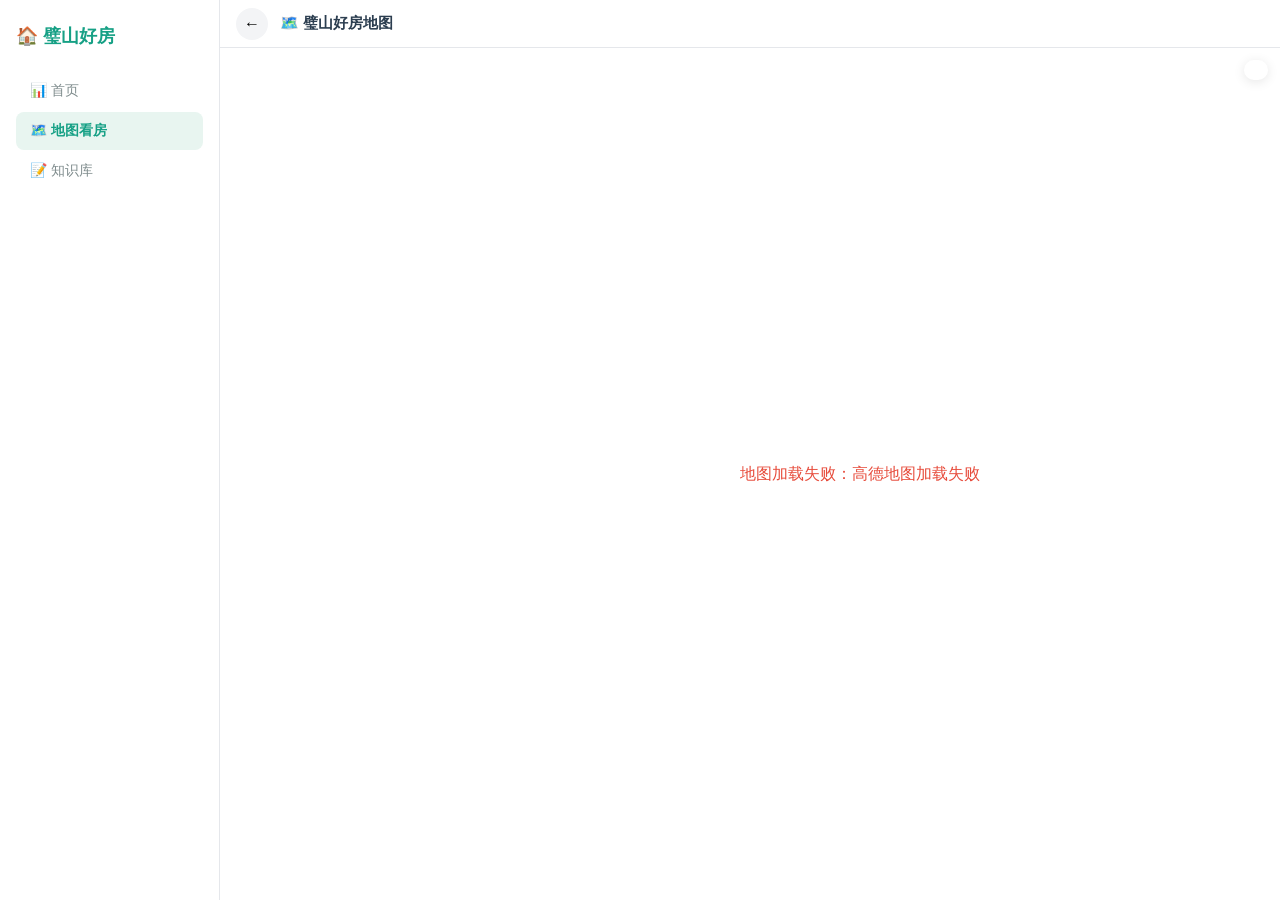
<file: docs/map.html>
<!DOCTYPE html>
<html lang="zh-CN">
<head>
<meta charset="UTF-8">
<meta name="viewport" content="width=device-width, initial-scale=1.0, maximum-scale=1.0, user-scalable=no">
<title>地图看房 · 璧山好房</title>
<style>
:root { --green:#16A085; --green-dark:#0F7864; --warm:#E67E22; --bg:#F9FAFB; --card:#FFFFFF; --text:#2C3E50; --text-light:#7F8C8D; }
* { margin:0; padding:0; box-sizing:border-box; }
body { font-family: -apple-system,BlinkMacSystemFont,"Microsoft YaHei","PingFang SC",sans-serif; }

/* Mobile nav */
.map-nav {
  display: flex; align-items: center; gap: 12px;
  padding: 10px 16px; background: var(--card);
  border-bottom: 1px solid #E5E7EB;
  position: fixed; top: 0; left: 0; right: 0; z-index: 100;
  height: 48px;
}
.map-nav .back {
  width: 32px; height: 32px; border: none; background: #F3F4F6;
  border-radius: 50%; font-size: 16px; cursor: pointer;
  display: flex; align-items: center; justify-content: center;
}
.map-nav .title { font-weight: 600; font-size: 15px; color: var(--text); }

/* Map container */
#mapContainer {
  width: 100%; height: calc(100vh - 48px);
  position: fixed; top: 48px; left: 0;
}
}

/* Zone filter bar */
.zone-filter {
  position: fixed; bottom: 20px; left: 50%; transform: translateX(-50%);
  display: flex; gap: 6px; overflow-x: auto; padding: 0 4px;
  z-index: 50; white-space: nowrap; max-width: 95vw;
}
.zone-filter::-webkit-scrollbar { display: none; }
.zone-filter .zf-chip {
  padding: 6px 14px; border-radius: 18px; border: none;
  font-size: 12px; font-weight: 500; cursor: pointer;
  background: var(--card); color: var(--text);
  box-shadow: 0 2px 8px rgba(0,0,0,0.12); white-space: nowrap;
  font-family: inherit; transition: all 0.2s;
}
.zone-filter .zf-chip.active { background: var(--green); color: #fff; }
.zone-filter .zf-chip:active { transform: scale(0.95); }

/* Price legend */
.price-legend {
  position: fixed; top: 60px; right: 12px;
  background: var(--card); border-radius: 10px;
  padding: 10px 12px; box-shadow: 0 2px 12px rgba(0,0,0,0.1);
  font-size: 11px; color: var(--text-light); z-index: 50;
}
.price-legend .dot { display:inline-block; width:8px; height:8px; border-radius:50%; margin-right:4px; }

/* Detail card (slide-up) */
.detail-card-overlay {
  position: fixed; inset:0; background:rgba(0,0,0,0.4); z-index:200;
  display: none; align-items: flex-end;
}
.detail-card-overlay.show { display: flex; }
.detail-card-panel {
  background: var(--card); border-radius: 18px 18px 0 0;
  width: 100%; max-height: 60vh; overflow-y: auto;
  padding: 20px; animation: slideUp 0.3s ease;
}
@keyframes slideUp { from {transform:translateY(100%);} to {transform:translateY(0);} }
.detail-card-panel .close-row { display:flex; justify-content:flex-end; margin-bottom:8px; }
.detail-card-panel .close-row button {
  width:30px; height:30px; border-radius:50%; border:none;
  background:#F3F4F6; font-size:16px; cursor:pointer;
}
.detail-card-panel .dcp-name { font-size:18px; font-weight:700; color:var(--text); margin-bottom:6px; }
.detail-card-panel .dcp-price { font-size:20px; font-weight:700; color:var(--warm); margin-bottom:4px; }
.detail-card-panel .dcp-meta { font-size:13px; color:var(--text-light); margin-bottom:12px; }
.detail-card-panel .dcp-tags { display:flex; flex-wrap:wrap; gap:6px; margin-bottom:12px; }
.detail-card-panel .dcp-tags span {
  background:#E8F5F0; color:var(--green-dark); padding:4px 10px; border-radius:12px; font-size:12px;
}
.detail-card-panel .dcp-comment {
  background:#FFF9E6; border-left:3px solid var(--warm);
  padding:10px 14px; border-radius:0 8px 8px 0; font-size:13px; line-height:1.5; margin-bottom:12px;
}

/* Desktop sidebar */
@media (min-width: 768px) {
  .map-nav { left: 220px; }
  #mapContainer { left: 220px; }
  .desktop-sidebar {
    position: fixed; top:0; left:0; bottom:0; width:220px;
    background:var(--card); border-right:1px solid #E5E7EB;
    padding:24px 16px; z-index:110; display:flex; flex-direction:column;
  }
  .desktop-sidebar .brand { font-size:18px; font-weight:700; color:var(--green); margin-bottom:24px; }
  .desktop-sidebar .nav-item {
    padding:10px 14px; border-radius:8px; font-size:14px; color:var(--text-light);
    cursor:pointer; margin-bottom:2px; transition:all 0.15s;
  }
  .desktop-sidebar .nav-item:hover { background:#E8F5F0; color:var(--green); }
  .desktop-sidebar .nav-item.active { background:#E8F5F0; color:var(--green); font-weight:600; }
  .zone-filter { bottom: 32px; }
}
@media (max-width: 767px) {
  .desktop-sidebar { display: none; }
}
</style>
</head>
<body>

<!-- Desktop sidebar -->
<aside class="desktop-sidebar">
  <div class="brand">🏠 璧山好房</div>
  <nav>
    <div class="nav-item" onclick="window.location.href='index.html'">📊 首页</div>
    <div class="nav-item active">🗺️ 地图看房</div>
    <div class="nav-item" onclick="window.location.href='guides.html'">📝 知识库</div>
  </nav>
</aside>

<!-- Mobile nav -->
<nav class="map-nav">
  <button class="back" onclick="history.back()">←</button>
  <span class="title">🗺️ 璧山好房地图</span>
</nav>

<!-- Map -->
<div id="mapContainer"></div>

<!-- Zone filter -->
<div class="zone-filter" id="zoneFilter"></div>

<!-- Price legend -->
<div class="price-legend" id="priceLegend"></div>

<!-- Detail card overlay -->
<div class="detail-card-overlay" id="detailOverlay" onclick="if(event.target===this)closeDetail()">
  <div class="detail-card-panel" id="detailPanel" onclick="event.stopPropagation()"></div>
</div>

<script src="js/config.js"></script>
<script>
// ── Load AMap SDK ──
function loadAMap(key) {
  return new Promise((resolve, reject) => {
    if (window.AMap) { resolve(); return; }
    const script = document.createElement('script');
    script.src = `https://webapi.amap.com/maps?v=2.0&key=${key}`;
    script.onload = resolve;
    script.onerror = () => reject(new Error('高德地图加载失败'));
    document.head.appendChild(script);
  });
}

// ── Init ──
async function initMap() {
  const key = (typeof CONFIG !== 'undefined' && CONFIG.amapKey) || '';
  if (!key) {
    document.getElementById('mapContainer').innerHTML =
      '<div style="display:flex;align-items:center;justify-content:center;height:100%;color:#7F8C8D;"><div style="text-align:center;"><div style="font-size:3rem;">🗺️</div><p>地图需要高德 API Key</p></div></div>';
    return;
  }

  try {
    await loadAMap(key);
  } catch(e) {
    document.getElementById('mapContainer').innerHTML =
      '<div style="display:flex;align-items:center;justify-content:center;height:100%;color:#E74C3C;"><p>地图加载失败：'+e.message+'</p></div>';
    return;
  }

  const map = new AMap.Map('mapContainer', {
    zoom: 14,
    center: [106.2315, 29.5920],
    mapStyle: 'amap://styles/light',
    resizeEnable: true,
    touchZoom: true,
    dragEnable: true
  });

  // Load data
  let zones = [], loupanList = [];
  try {
    const [zResp, lResp] = await Promise.all([
      fetch('shared/bishan_zones.json'),
      fetch('shared/loupan_list.json')
    ]);
    zones = ((await zResp.json()).zones || []);
    loupanList = ((await lResp.json()).loupanList || []);
  } catch(e) { console.warn('数据加载失败', e); }

  // Draw zone polygons
  zones.forEach(zone => {
    if (!zone.boundary || zone.boundary.length < 3) return;
    const polygon = new AMap.Polygon({
      path: zone.boundary,
      fillColor: zone.color || '#16A085',
      fillOpacity: 0.12,
      strokeColor: zone.color || '#16A085',
      strokeWeight: 2,
      strokeOpacity: 0.5,
      zIndex: 10
    });
    polygon.on('click', () => {
      map.setCenter(zone.center);
      if (map.getZoom() < 14) map.setZoom(14);
    });
    map.add(polygon);

    // Zone label
    const labelMarker = new AMap.Marker({
      position: zone.center,
      content: `<div style="background:${zone.color||'#16A085'};color:#fff;padding:3px 12px;border-radius:14px;font-size:13px;font-weight:500;box-shadow:0 2px 8px rgba(0,0,0,0.15);white-space:nowrap;">${zone.name}</div>`,
      offset: new AMap.Pixel(-30, -12),
      zIndex: 20
    });
    map.add(labelMarker);
  });

  // Loupan markers
  loupanList.forEach(lp => {
    if (!lp.coords) return;
    const priceLabel = lp.avgPrice < 6000
      ? `${lp.avgPrice}元`
      : `${(lp.avgPrice/1000).toFixed(1)}k`;

    const marker = new AMap.Marker({
      position: lp.coords,
      content: `<div style="background:#fff;padding:4px 12px;border-radius:14px;font-size:12px;box-shadow:0 2px 8px rgba(0,0,0,0.15);border:2px solid ${lp.zoneId==='lvdao'?'#27AE60':lp.zoneId==='biquan'?'#2ECC71':'#16A085'};white-space:nowrap;cursor:pointer;font-weight:500;">${lp.name.slice(0,5)} ${priceLabel}</div>`,
      offset: new AMap.Pixel(-35, -14),
      zIndex: 30
    });
    marker.on('click', () => showLoupanDetail(lp));
    map.add(marker);
  });

  // Build zone filter
  const filterDiv = document.getElementById('zoneFilter');
  filterDiv.innerHTML = [
    { id:'all', name:'全部' },
    ...zones.map(z => ({ id:z.id, name:z.name }))
  ].map(z => `<button class="zf-chip ${z.id==='all'?'active':''}" onclick="filterZone('${z.id}')">${z.name}</button>`).join('');

  // Price legend
  const prices = loupanList.map(l => l.avgPrice).filter(Boolean);
  if (prices.length) {
    const min = Math.min(...prices), max = Math.max(...prices);
    document.getElementById('priceLegend').innerHTML = `
      <div style="font-weight:600;margin-bottom:4px;">均价</div>
      <div><span class="dot" style="background:#E74C3C;"></span>${(max/1000).toFixed(1)}k 高</div>
      <div><span class="dot" style="background:#F39C12;"></span>${((min+max)/2000).toFixed(1)}k 中</div>
      <div><span class="dot" style="background:#27AE60;"></span>${(min/1000).toFixed(1)}k 低</div>`;
  }

  // Store state
  window._mapState = { map, zones, loupanList };
}

// ── Zone filter ──
function filterZone(zoneId) {
  const state = window._mapState;
  if (!state) return;

  // Update chip styles
  document.querySelectorAll('.zf-chip').forEach(c => c.classList.remove('active'));
  const activeChip = document.querySelector(`.zf-chip[onclick="filterZone('${zoneId}')"]`);
  if (activeChip) activeChip.classList.add('active');

  if (zoneId === 'all') {
    state.map.setCenter([106.2315, 29.5920]);
    state.map.setZoom(14);
    return;
  }

  const zone = state.zones.find(z => z.id === zoneId);
  if (zone) {
    state.map.setCenter(zone.center);
    state.map.setZoom(15);
  }
}

// ── Loupan detail popup ──
function showLoupanDetail(lp) {
  const overlay = document.getElementById('detailOverlay');
  const panel = document.getElementById('detailPanel');

  panel.innerHTML = `
    <div class="close-row"><button onclick="closeDetail()">✕</button></div>
    <div class="dcp-name">${lp.name}</div>
    <div class="dcp-price">${lp.avgPrice.toLocaleString()} 元/㎡</div>
    <div class="dcp-meta">${lp.zone} · ${lp.builtYear}年 · ${(lp.layout||[]).join('/')} · ${lp.areaRange?lp.areaRange[0]+'-'+lp.areaRange[1]+'㎡':''}</div>
    <div class="dcp-tags">${(lp.tags||[]).slice(0,5).map(t=>`<span>${t}</span>`).join('')}</div>
    <div class="dcp-comment">💡 <strong>小平说：</strong>${lp.brokerComment||'暂无点评'}</div>
    <div style="display:flex;gap:8px;">
      <button onclick="closeDetail()" style="flex:1;padding:12px;border-radius:22px;border:1px solid #E5E7EB;background:#fff;font-size:14px;cursor:pointer;font-family:inherit;">关闭</button>
      <a href="index.html" style="flex:1;padding:12px;border-radius:22px;border:none;background:var(--green,#16A085);color:#fff;font-size:14px;cursor:pointer;font-family:inherit;text-decoration:none;text-align:center;font-weight:600;">加微信聊聊 →</a>
    </div>
  `;

  overlay.classList.add('show');
  document.body.style.overflow = 'hidden';
}

function closeDetail() {
  document.getElementById('detailOverlay').classList.remove('show');
  document.body.style.overflow = '';
}

// ── Boot ──
initMap();
</script>

</body>
</html>
</file>
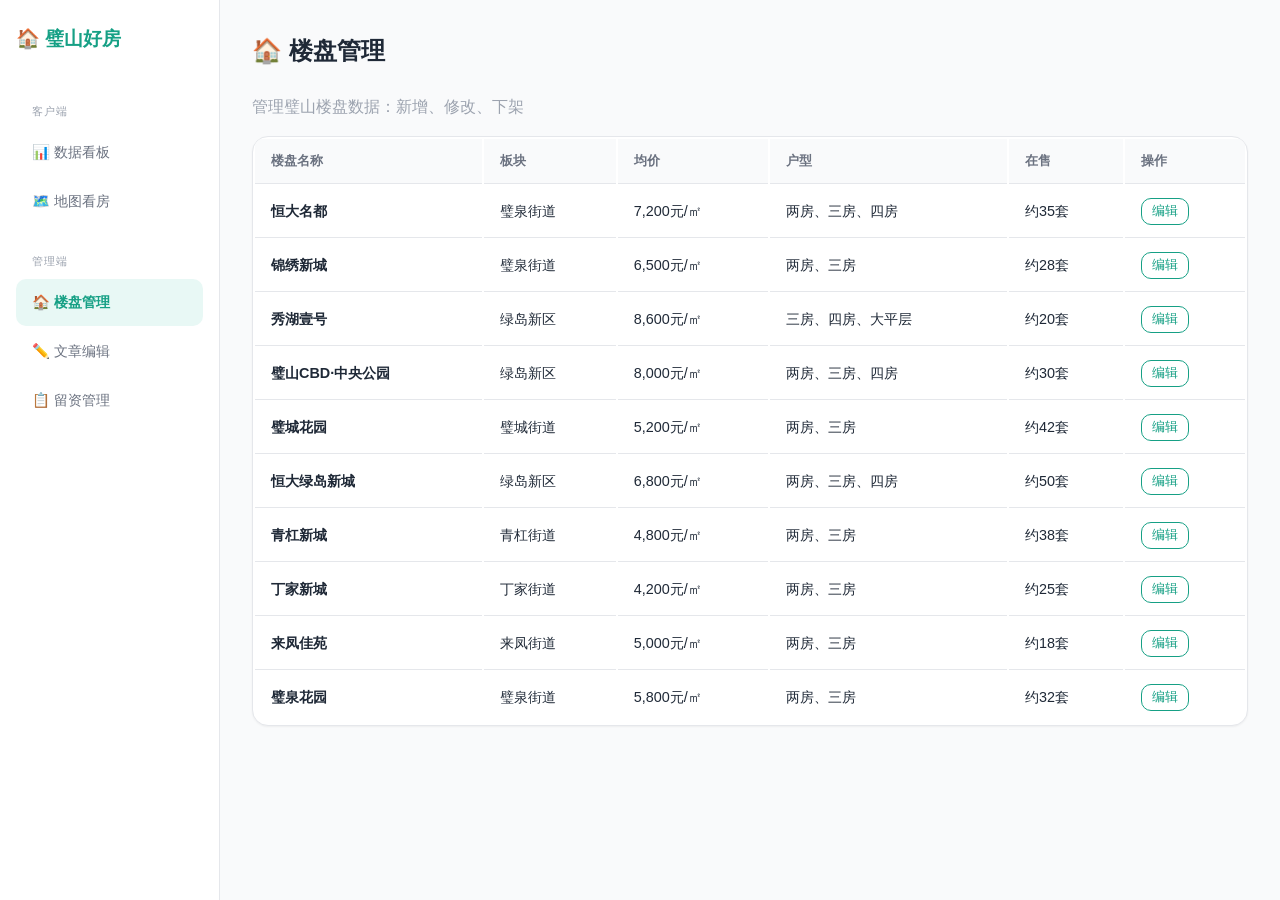
<file: docs/admin/dashboard.html>
<!DOCTYPE html>
<html lang="zh-CN">
<head>
  <meta charset="UTF-8">
  <meta name="viewport" content="width=device-width, initial-scale=1.0">
  <title>数据看板 · 璧山好房后台</title>
  <link rel="stylesheet" href="../css/base.css">
  <link rel="stylesheet" href="../css/desktop.css">
</head>
<body>

<div class="desktop-layout">
  <aside class="desktop-sidebar">
    <div class="brand">🏠 璧山好房</div>
    <nav>
      <div class="nav-section">客户端</div>
      <div class="nav-item" data-nav="home">📊 数据看板</div>
      <div class="nav-item" data-nav="map">🗺️ 地图看房</div>
      <div class="nav-section" style="margin-top:12px;">管理端</div>
      <div class="nav-item active">🏠 楼盘管理</div>
      <div class="nav-item" data-nav="admin-guides">✏️ 文章编辑</div>
      <div class="nav-item" data-nav="admin-leads">📋 留资管理</div>
    </nav>
  </aside>

  <main class="desktop-main">
    <h2 style="margin-bottom:24px;">🏠 楼盘管理</h2>
    <p style="color:var(--text-muted);margin-bottom:16px;">管理璧山楼盘数据：新增、修改、下架</p>

    <table class="data-table" id="loupanTable">
      <thead>
        <tr>
          <th>楼盘名称</th><th>板块</th><th>均价</th><th>户型</th><th>在售</th><th>操作</th>
        </tr>
      </thead>
      <tbody id="tableBody">
        <tr><td colspan="6" style="text-align:center;color:var(--text-muted);">加载中…</td></tr>
      </tbody>
    </table>
  </main>
</div>

<script src="../js/app.js"></script>
<script src="../js/admin.js"></script>
<script>
  document.addEventListener('DOMContentLoaded', async () => {
    try {
      const resp = await fetch('/shared/loupan_list.json');
      const data = await resp.json();
      const list = data.loupanList || [];

      document.getElementById('tableBody').innerHTML = list.map(lp => `
        <tr>
          <td><strong>${lp.name}</strong></td>
          <td>${lp.zone}</td>
          <td>${lp.avgPrice.toLocaleString()}元/㎡</td>
          <td>${(lp.layout || []).join('、')}</td>
          <td>${lp.onSaleApprox || '-'}</td>
          <td>
            <button class="btn btn-secondary" style="padding:4px 10px;font-size:0.8rem;">编辑</button>
          </td>
        </tr>
      `).join('');
    } catch (e) {
      document.getElementById('tableBody').innerHTML =
        '<tr><td colspan="6" style="text-align:center;color:var(--red);">数据加载失败</td></tr>';
    }
  });
</script>

</body>
</html>
</file>
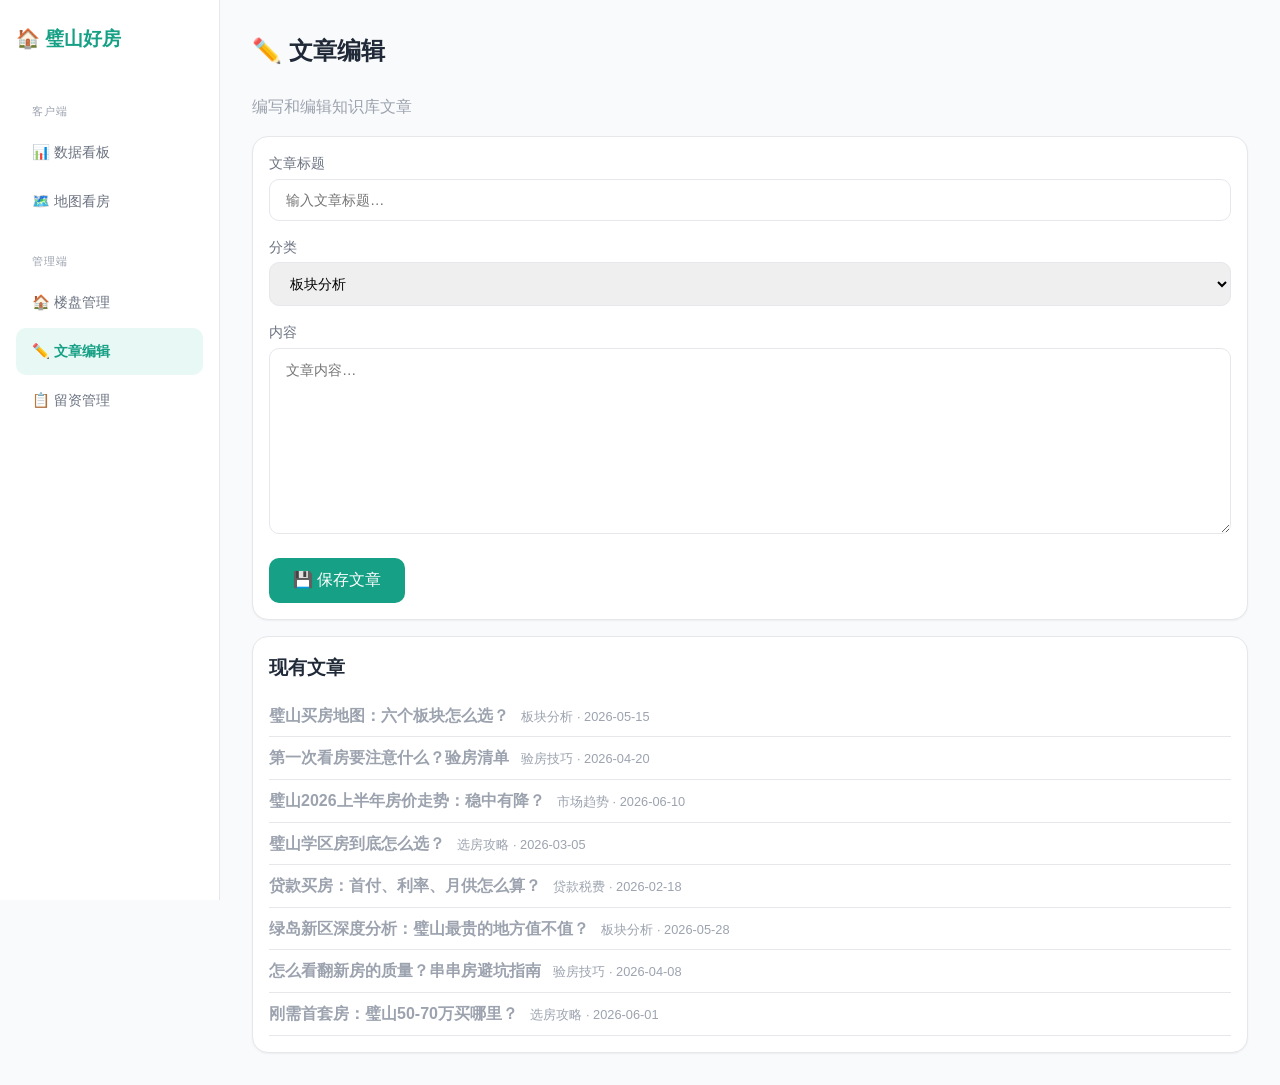
<file: docs/admin/edit-guides.html>
<!DOCTYPE html>
<html lang="zh-CN">
<head>
  <meta charset="UTF-8">
  <meta name="viewport" content="width=device-width, initial-scale=1.0">
  <title>文章编辑 · 璧山好房后台</title>
  <link rel="stylesheet" href="../css/base.css">
  <link rel="stylesheet" href="../css/desktop.css">
</head>
<body>

<div class="desktop-layout">
  <aside class="desktop-sidebar">
    <div class="brand">🏠 璧山好房</div>
    <nav>
      <div class="nav-section">客户端</div>
      <div class="nav-item" data-nav="home">📊 数据看板</div>
      <div class="nav-item" data-nav="map">🗺️ 地图看房</div>
      <div class="nav-section" style="margin-top:12px;">管理端</div>
      <div class="nav-item" data-nav="admin-loupan">🏠 楼盘管理</div>
      <div class="nav-item active">✏️ 文章编辑</div>
      <div class="nav-item" data-nav="admin-leads">📋 留资管理</div>
    </nav>
  </aside>

  <main class="desktop-main">
    <h2 style="margin-bottom:24px;">✏️ 文章编辑</h2>
    <p style="color:var(--text-muted);margin-bottom:16px;">编写和编辑知识库文章</p>

    <div class="card" style="margin-bottom:16px;">
      <div class="form-group">
        <label>文章标题</label>
        <input class="form-input" placeholder="输入文章标题…">
      </div>
      <div class="form-group">
        <label>分类</label>
        <select class="form-input">
          <option>板块分析</option><option>验房技巧</option>
          <option>市场趋势</option><option>选房攻略</option><option>贷款税费</option>
        </select>
      </div>
      <div class="form-group">
        <label>内容</label>
        <textarea class="form-input" rows="10" placeholder="文章内容…"></textarea>
      </div>
      <button class="btn btn-primary">💾 保存文章</button>
    </div>

    <div class="card">
      <h3 style="margin-bottom:12px;">现有文章</h3>
      <div id="existingArticles" style="color:var(--text-muted);">加载中…</div>
    </div>
  </main>
</div>

<script>
  fetch('/shared/guides.json')
    .then(r => r.json())
    .then(data => {
      document.getElementById('existingArticles').innerHTML = (data.articles||[]).map(a =>
        `<div style="padding:8px 0;border-bottom:1px solid var(--border);">
          <strong>${a.title}</strong>
          <span style="color:var(--text-muted);font-size:0.8rem;margin-left:8px;">${a.category} · ${a.date}</span>
        </div>`
      ).join('');
    });
</script>
</body>
</html>
</file>
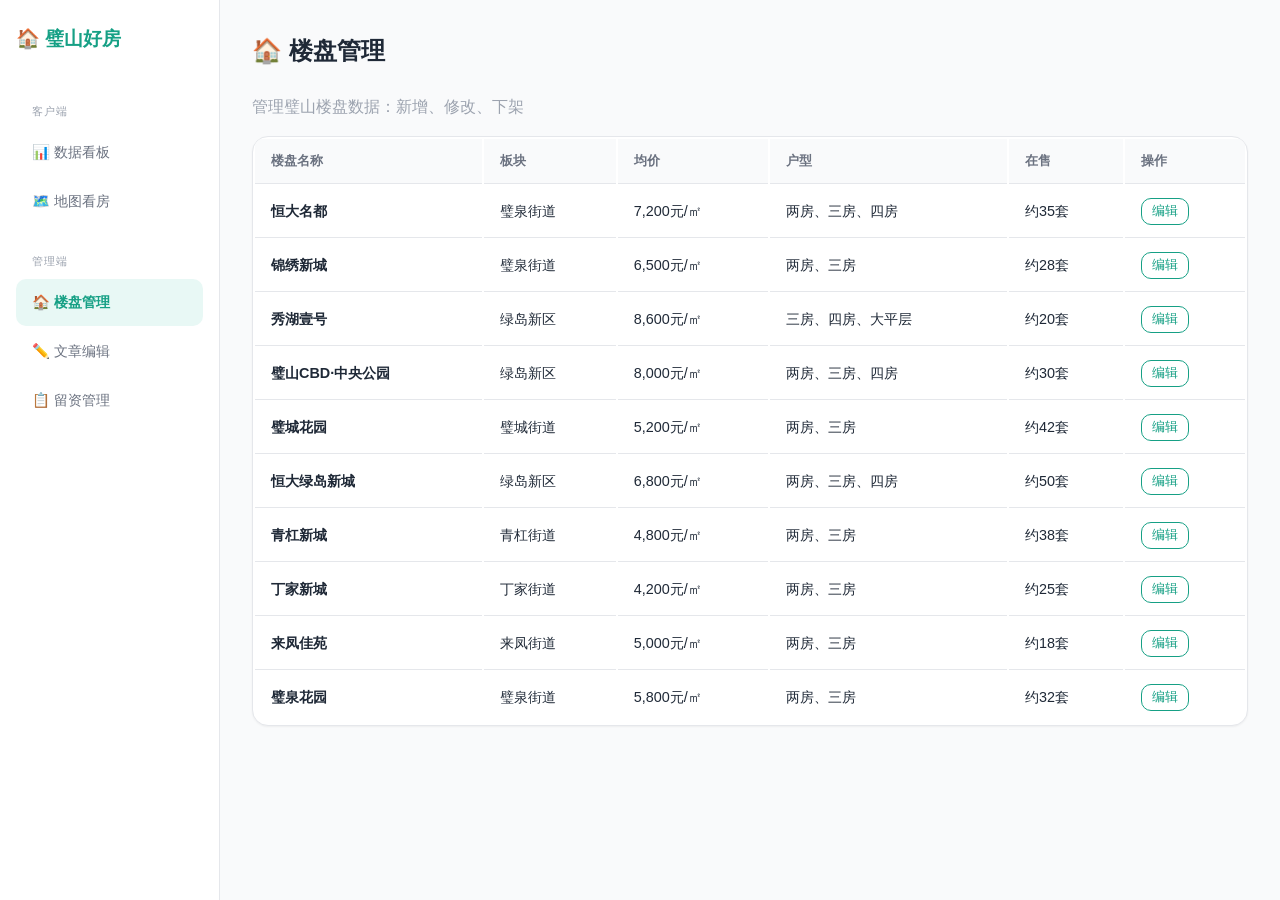
<file: docs/admin/edit-loupan.html>
<!DOCTYPE html>
<html lang="zh-CN">
<head>
  <meta charset="UTF-8">
  <meta name="viewport" content="width=device-width, initial-scale=1.0">
  <title>楼盘管理 · 璧山好房后台</title>
  <link rel="stylesheet" href="../css/base.css">
  <link rel="stylesheet" href="../css/desktop.css">
</head>
<body>

<div class="desktop-layout">
  <aside class="desktop-sidebar">
    <div class="brand">🏠 璧山好房</div>
    <nav>
      <div class="nav-section">客户端</div>
      <div class="nav-item" data-nav="home">📊 数据看板</div>
      <div class="nav-item" data-nav="map">🗺️ 地图看房</div>
      <div class="nav-section" style="margin-top:12px;">管理端</div>
      <div class="nav-item active">🏠 楼盘管理</div>
      <div class="nav-item" data-nav="admin-guides">✏️ 文章编辑</div>
      <div class="nav-item" data-nav="admin-leads">📋 留资管理</div>
    </nav>
  </aside>

  <main class="desktop-main">
    <h2 style="margin-bottom:24px;">🏠 楼盘管理</h2>
    <p style="color:var(--text-muted);margin-bottom:16px;">管理璧山楼盘数据：新增、修改、下架</p>

    <table class="data-table" id="loupanTable">
      <thead>
        <tr><th>楼盘名称</th><th>板块</th><th>均价</th><th>户型</th><th>在售</th><th>操作</th></tr>
      </thead>
      <tbody id="tableBody">
        <tr><td colspan="6" style="text-align:center;color:var(--text-muted);">加载中…</td></tr>
      </tbody>
    </table>
  </main>
</div>

<script src="../js/app.js"></script>
<script>
  fetch('/shared/loupan_list.json')
    .then(r => r.json())
    .then(data => {
      document.getElementById('tableBody').innerHTML = (data.loupanList||[]).map(lp => `
        <tr>
          <td><strong>${lp.name}</strong></td><td>${lp.zone}</td>
          <td>${lp.avgPrice.toLocaleString()}元/㎡</td><td>${(lp.layout||[]).join('、')}</td>
          <td>${lp.onSaleApprox||'-'}</td>
          <td><button class="btn btn-secondary" style="padding:4px 10px;font-size:0.8rem;">编辑</button></td>
        </tr>`).join('');
    });
</script>
</body>
</html>
</file>
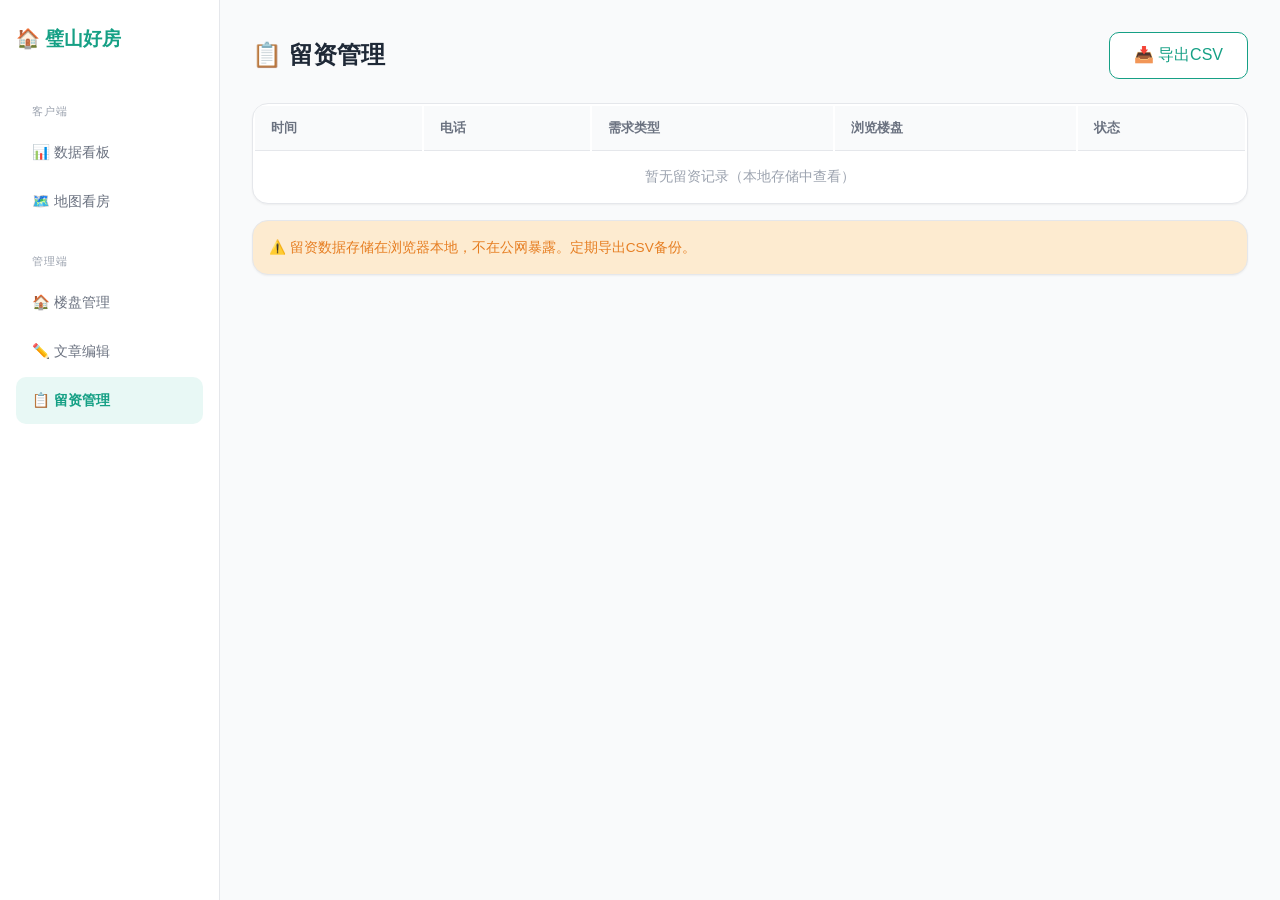
<file: docs/admin/leads.html>
<!DOCTYPE html>
<html lang="zh-CN">
<head>
  <meta charset="UTF-8">
  <meta name="viewport" content="width=device-width, initial-scale=1.0">
  <title>留资管理 · 璧山好房后台</title>
  <link rel="stylesheet" href="../css/base.css">
  <link rel="stylesheet" href="../css/desktop.css">
</head>
<body>

<div class="desktop-layout">
  <aside class="desktop-sidebar">
    <div class="brand">🏠 璧山好房</div>
    <nav>
      <div class="nav-section">客户端</div>
      <div class="nav-item" data-nav="home">📊 数据看板</div>
      <div class="nav-item" data-nav="map">🗺️ 地图看房</div>
      <div class="nav-section" style="margin-top:12px;">管理端</div>
      <div class="nav-item" data-nav="admin-loupan">🏠 楼盘管理</div>
      <div class="nav-item" data-nav="admin-guides">✏️ 文章编辑</div>
      <div class="nav-item active">📋 留资管理</div>
    </nav>
  </aside>

  <main class="desktop-main">
    <div style="display:flex;justify-content:space-between;align-items:center;margin-bottom:24px;">
      <h2>📋 留资管理</h2>
      <button class="btn btn-secondary" onclick="Admin.exportLeads()">📥 导出CSV</button>
    </div>

    <table class="data-table">
      <thead>
        <tr><th>时间</th><th>电话</th><th>需求类型</th><th>浏览楼盘</th><th>状态</th></tr>
      </thead>
      <tbody id="leadsBody">
        <tr><td colspan="5" style="text-align:center;color:var(--text-muted);">
          暂无留资记录（本地存储中查看）
        </td></tr>
      </tbody>
    </table>

    <div class="card" style="margin-top:16px;background:var(--warm-light);">
      <p style="font-size:0.85rem;color:var(--warm-accent);">
        ⚠️ 留资数据存储在浏览器本地，不在公网暴露。定期导出CSV备份。
      </p>
    </div>
  </main>
</div>

<script src="../js/app.js"></script>
<script src="../js/lead-capture.js"></script>
<script src="../js/admin.js"></script>
<script>
  const leads = LeadCapture.getLocalLeads();
  if (leads.length > 0) {
    document.getElementById('leadsBody').innerHTML = leads.map((l, i) => `
      <tr>
        <td>${(l.profile?.timestamp || '').slice(0, 10)}</td>
        <td>${l.phone || '未留'}</td>
        <td>${l.profile?.requirements?.purpose || '-'}</td>
        <td>${(l.profile?.viewed || []).map(v => v.name).join('、') || '-'}</td>
        <td><span class="tag tag-gray">待跟进</span></td>
      </tr>
    `).join('');
  }
</script>

</body>
</html>
</file>
<file: docs/css/base.css>
/* 璧山好房 · 通用样式 + CSS 变量 */
/* 基于温暖、信任感的绿色系 */

:root {
  /* === 主色调 === */
  --green-primary: #16A085;
  --green-light: #1ABC9C;
  --green-dark: #0E8C6A;
  --green-bg: #E8F8F5;

  /* === 暖色点缀 === */
  --warm-accent: #E67E22;
  --warm-light: #FDEBD0;

  /* === 中性色 === */
  --bg: #F9FAFB;
  --surface: #FFFFFF;
  --border: #E5E7EB;
  --text-primary: #1F2937;
  --text-secondary: #6B7280;
  --text-muted: #9CA3AF;

  /* === 语义色 === */
  --red: #EF4444;
  --red-bg: #FEE2E2;
  --yellow: #F59E0B;
  --yellow-bg: #FEF3C7;

  /* === 间距 === */
  --sp-xs: 4px;
  --sp-sm: 8px;
  --sp-md: 12px;
  --sp-lg: 16px;
  --sp-xl: 24px;
  --sp-2xl: 32px;

  /* === 圆角 === */
  --radius-sm: 6px;
  --radius-md: 10px;
  --radius-lg: 16px;
  --radius-full: 9999px;

  /* === 阴影 === */
  --shadow-sm: 0 1px 2px rgba(0,0,0,0.05);
  --shadow-md: 0 4px 6px rgba(0,0,0,0.07);
  --shadow-lg: 0 10px 25px rgba(0,0,0,0.1);

  /* === 字体 === */
  --font-sans: -apple-system, BlinkMacSystemFont, "Segoe UI", "PingFang SC",
               "Microsoft YaHei", "Helvetica Neue", sans-serif;

  /* === 断点 === */
  --bp-mobile: 768px;
  --bp-tablet: 1024px;
}

/* === Reset === */
*, *::before, *::after {
  box-sizing: border-box;
  margin: 0;
  padding: 0;
}

html {
  font-size: 16px;
  -webkit-text-size-adjust: 100%;
  -webkit-tap-highlight-color: transparent;
}

body {
  font-family: var(--font-sans);
  color: var(--text-primary);
  background: var(--bg);
  line-height: 1.6;
  min-height: 100vh;
  overflow-x: hidden;
}

a {
  color: var(--green-primary);
  text-decoration: none;
}

img {
  max-width: 100%;
  height: auto;
}

button {
  font-family: inherit;
  cursor: pointer;
  border: none;
  background: none;
  font-size: inherit;
}

input, textarea {
  font-family: inherit;
  font-size: inherit;
}

ul, ol {
  list-style: none;
}

/* === 通用工具类 === */
.container {
  max-width: 1200px;
  margin: 0 auto;
  padding: 0 var(--sp-lg);
}

.btn {
  display: inline-flex;
  align-items: center;
  justify-content: center;
  gap: var(--sp-sm);
  padding: var(--sp-md) var(--sp-xl);
  border-radius: var(--radius-md);
  font-weight: 500;
  transition: all 0.2s;
  cursor: pointer;
  user-select: none;
}

.btn-primary {
  background: var(--green-primary);
  color: white;
}
.btn-primary:hover {
  background: var(--green-dark);
}
.btn-primary:active {
  transform: scale(0.97);
}

.btn-secondary {
  background: var(--surface);
  color: var(--green-primary);
  border: 1.5px solid var(--green-primary);
}
.btn-secondary:hover {
  background: var(--green-bg);
}

.btn-warm {
  background: var(--warm-accent);
  color: white;
}
.btn-warm:hover {
  background: #D4701E;
}

.btn-lg {
  padding: var(--sp-lg) var(--sp-2xl);
  font-size: 1.1rem;
  border-radius: var(--radius-lg);
}

.btn-block {
  width: 100%;
}

/* === 标签 === */
.tag {
  display: inline-block;
  padding: 2px 8px;
  border-radius: var(--radius-full);
  font-size: 0.75rem;
  font-weight: 500;
}
.tag-green {
  background: var(--green-bg);
  color: var(--green-primary);
}
.tag-warm {
  background: var(--warm-light);
  color: var(--warm-accent);
}
.tag-gray {
  background: #F3F4F6;
  color: var(--text-secondary);
}

/* === 卡片 === */
.card {
  background: var(--surface);
  border-radius: var(--radius-lg);
  padding: var(--sp-lg);
  box-shadow: var(--shadow-sm);
  border: 1px solid var(--border);
}

/* === 分割线 === */
.divider {
  height: 1px;
  background: var(--border);
  margin: var(--sp-lg) 0;
}

/* === 响应式容器 === */
@media (min-width: 768px) {
  .container {
    padding: 0 var(--sp-xl);
  }
}
</file>
<file: docs/css/mobile.css>
/* 璧山好房 · 移动端样式（<768px） */

/* === 移动端顶部导航 === */
.mobile-nav {
  display: flex;
  align-items: center;
  justify-content: space-between;
  padding: var(--sp-md) var(--sp-lg);
  background: var(--surface);
  border-bottom: 1px solid var(--border);
  position: sticky;
  top: 0;
  z-index: 100;
  min-height: 48px;
}
.mobile-nav .back {
  width: 36px;
  height: 36px;
  display: flex;
  align-items: center;
  justify-content: center;
  font-size: 1.2rem;
  color: var(--text-primary);
  border-radius: var(--radius-sm);
}
.mobile-nav .title {
  font-size: 1rem;
  font-weight: 600;
  color: var(--text-primary);
}
.mobile-nav .action {
  width: 36px;
  height: 36px;
}

/* === 移动端底部导航 === */
.mobile-tabs {
  display: flex;
  justify-content: space-around;
  align-items: center;
  background: var(--surface);
  border-top: 1px solid var(--border);
  padding: var(--sp-sm) 0;
  padding-bottom: max(var(--sp-sm), env(safe-area-inset-bottom));
  position: sticky;
  bottom: 0;
  z-index: 100;
}
.mobile-tabs .tab {
  display: flex;
  flex-direction: column;
  align-items: center;
  gap: 2px;
  padding: var(--sp-xs) var(--sp-md);
  color: var(--text-muted);
  font-size: 0.7rem;
  transition: color 0.2s;
}
.mobile-tabs .tab.active {
  color: var(--green-primary);
}
.mobile-tabs .tab .icon {
  font-size: 1.3rem;
}

/* === 语音输入按钮（首页核心） === */
.voice-btn {
  width: 120px;
  height: 120px;
  border-radius: 50%;
  background: var(--green-primary);
  color: white;
  display: flex;
  align-items: center;
  justify-content: center;
  box-shadow: 0 8px 32px rgba(22,160,133,0.3);
  transition: all 0.2s;
  margin: 0 auto;
  position: relative;
}
.voice-btn:active {
  transform: scale(0.93);
  box-shadow: 0 4px 16px rgba(22,160,133,0.4);
}
.voice-btn.listening {
  background: var(--warm-accent);
  animation: pulse 1.5s ease-in-out infinite;
}
.voice-btn .mic-icon {
  font-size: 3rem;
}
@keyframes pulse {
  0%, 100% { box-shadow: 0 8px 32px rgba(230,126,34,0.3); }
  50% { box-shadow: 0 8px 48px rgba(230,126,34,0.6); }
}

/* === AI 对话气泡 === */
.chat-bubble {
  max-width: 82%;
  padding: var(--sp-md) var(--sp-lg);
  border-radius: var(--radius-lg);
  margin-bottom: var(--sp-md);
  line-height: 1.5;
  word-break: break-word;
}
.chat-bubble.user {
  background: var(--green-bg);
  color: var(--text-primary);
  align-self: flex-end;
  border-bottom-right-radius: var(--sp-xs);
}
.chat-bubble.ai {
  background: var(--surface);
  color: var(--text-primary);
  align-self: flex-start;
  border-bottom-left-radius: var(--sp-xs);
  border: 1px solid var(--border);
}

/* === 楼盘卡片列表 === */
.loupan-card {
  display: flex;
  gap: var(--sp-md);
  padding: var(--sp-lg);
  background: var(--surface);
  border-radius: var(--radius-lg);
  margin-bottom: var(--sp-md);
  box-shadow: var(--shadow-sm);
  cursor: pointer;
  transition: transform 0.15s;
}
.loupan-card:active {
  transform: scale(0.98);
}
.loupan-card .thumb {
  width: 80px;
  height: 80px;
  border-radius: var(--radius-sm);
  background: #E5E7EB;
  flex-shrink: 0;
  display: flex;
  align-items: center;
  justify-content: center;
  font-size: 2rem;
}
.loupan-card .info {
  flex: 1;
  min-width: 0;
}
.loupan-card .name {
  font-size: 0.95rem;
  font-weight: 600;
  margin-bottom: 2px;
}
.loupan-card .price {
  font-size: 1.1rem;
  font-weight: 700;
  color: var(--warm-accent);
}
.loupan-card .meta {
  font-size: 0.75rem;
  color: var(--text-muted);
  margin-top: 2px;
}
.loupan-card .tags {
  display: flex;
  gap: var(--sp-xs);
  margin-top: var(--sp-sm);
  flex-wrap: wrap;
}

/* === 需求卡片 === */
.demand-card {
  background: var(--surface);
  border-radius: var(--radius-lg) var(--radius-lg) 0 0;
  padding: var(--sp-xl) var(--sp-lg);
  box-shadow: var(--shadow-lg);
}
.demand-card .section-title {
  font-size: 0.85rem;
  color: var(--text-muted);
  text-transform: uppercase;
  letter-spacing: 0.05em;
  margin-bottom: var(--sp-sm);
}
.demand-card .tag-row {
  display: flex;
  gap: var(--sp-sm);
  flex-wrap: wrap;
  margin-bottom: var(--sp-lg);
}

/* === 底部转化栏 === */
.convert-bar {
  position: fixed;
  bottom: 0;
  left: 0;
  right: 0;
  background: var(--surface);
  border-top: 1px solid var(--border);
  padding: var(--sp-md) var(--sp-lg);
  padding-bottom: max(var(--sp-md), env(safe-area-inset-bottom));
  display: flex;
  gap: var(--sp-md);
  z-index: 100;
}
.convert-bar .btn {
  flex: 1;
}

/* === 悬浮球（经纪人入口） === */
.floating-avatar {
  position: fixed;
  bottom: 80px;
  right: var(--sp-lg);
  width: 52px;
  height: 52px;
  border-radius: 50%;
  background: var(--green-primary);
  color: white;
  box-shadow: var(--shadow-lg);
  display: flex;
  align-items: center;
  justify-content: center;
  font-size: 1.4rem;
  z-index: 99;
  transition: all 0.3s;
  cursor: pointer;
}
.floating-avatar.hidden {
  opacity: 0;
  transform: translateY(20px);
  pointer-events: none;
}

/* === 覆盖层（介绍/需求面板） === */
.overlay-mask {
  position: fixed;
  inset: 0;
  background: rgba(0,0,0,0.4);
  z-index: 200;
  display: flex;
  align-items: flex-end;
  animation: fadeIn 0.2s;
}
.overlay-panel {
  background: var(--surface);
  border-radius: var(--radius-lg) var(--radius-lg) 0 0;
  width: 100%;
  max-height: 75vh;
  overflow-y: auto;
  padding: var(--sp-xl) var(--sp-lg);
  animation: slideUp 0.3s ease-out;
}
@keyframes fadeIn {
  from { opacity: 0; }
  to { opacity: 1; }
}
@keyframes slideUp {
  from { transform: translateY(100%); }
  to { transform: translateY(0); }
}

/* === 知识库列表 === */
.guide-card {
  padding: var(--sp-lg);
  background: var(--surface);
  border-radius: var(--radius-lg);
  margin-bottom: var(--sp-md);
  box-shadow: var(--shadow-sm);
  cursor: pointer;
}
.guide-card .category {
  font-size: 0.75rem;
  color: var(--green-primary);
  font-weight: 500;
  margin-bottom: var(--sp-xs);
}
.guide-card .title {
  font-size: 0.95rem;
  font-weight: 600;
  line-height: 1.4;
}
.guide-card .meta {
  font-size: 0.75rem;
  color: var(--text-muted);
  margin-top: var(--sp-sm);
}
</file>
<file: docs/css/desktop.css>
/* 璧山好房 · 桌面端样式（≥768px） */

/* === 桌面端侧边栏 === */
.desktop-layout {
  display: flex;
  min-height: 100vh;
}
.desktop-sidebar {
  width: 220px;
  background: var(--surface);
  border-right: 1px solid var(--border);
  padding: var(--sp-xl) var(--sp-lg);
  display: flex;
  flex-direction: column;
  position: fixed;
  top: 0;
  left: 0;
  bottom: 0;
  z-index: 100;
}
.desktop-sidebar .brand {
  font-size: 1.2rem;
  font-weight: 700;
  color: var(--green-primary);
  margin-bottom: var(--sp-2xl);
  display: flex;
  align-items: center;
  gap: var(--sp-sm);
}
.desktop-sidebar .nav-item {
  display: flex;
  align-items: center;
  gap: var(--sp-sm);
  padding: var(--sp-md) var(--sp-lg);
  border-radius: var(--radius-md);
  color: var(--text-secondary);
  font-size: 0.9rem;
  cursor: pointer;
  transition: all 0.15s;
  margin-bottom: 2px;
}
.desktop-sidebar .nav-item:hover {
  background: var(--green-bg);
  color: var(--green-primary);
}
.desktop-sidebar .nav-item.active {
  background: var(--green-bg);
  color: var(--green-primary);
  font-weight: 600;
}
.desktop-sidebar .nav-section {
  font-size: 0.7rem;
  color: var(--text-muted);
  text-transform: uppercase;
  letter-spacing: 0.08em;
  padding: var(--sp-lg) var(--sp-lg) var(--sp-sm);
}

.desktop-main {
  flex: 1;
  margin-left: 220px;
  padding: var(--sp-2xl);
  max-width: calc(100% - 220px);
}

/* === 桌面端看板 === */
.stats-grid {
  display: grid;
  grid-template-columns: repeat(auto-fit, minmax(200px, 1fr));
  gap: var(--sp-lg);
  margin-bottom: var(--sp-xl);
}
.stat-card {
  background: var(--surface);
  border-radius: var(--radius-lg);
  padding: var(--sp-xl);
  box-shadow: var(--shadow-sm);
  border: 1px solid var(--border);
}
.stat-card .label {
  font-size: 0.8rem;
  color: var(--text-muted);
  margin-bottom: var(--sp-xs);
}
.stat-card .value {
  font-size: 1.8rem;
  font-weight: 700;
  color: var(--text-primary);
}
.stat-card .change {
  font-size: 0.8rem;
  margin-top: var(--sp-xs);
}
.stat-card .change.up { color: var(--green-primary); }
.stat-card .change.down { color: var(--red); }

/* === 桌面端表格 === */
.data-table {
  width: 100%;
  background: var(--surface);
  border-radius: var(--radius-lg);
  overflow: hidden;
  box-shadow: var(--shadow-sm);
  border: 1px solid var(--border);
}
.data-table th {
  text-align: left;
  padding: var(--sp-md) var(--sp-lg);
  background: #F9FAFB;
  font-size: 0.8rem;
  color: var(--text-secondary);
  font-weight: 600;
  border-bottom: 1px solid var(--border);
}
.data-table td {
  padding: var(--sp-md) var(--sp-lg);
  border-bottom: 1px solid var(--border);
  font-size: 0.9rem;
}
.data-table tr:last-child td {
  border-bottom: none;
}

/* === 桌面端表单 === */
.form-group {
  margin-bottom: var(--sp-lg);
}
.form-group label {
  display: block;
  font-size: 0.85rem;
  font-weight: 500;
  color: var(--text-secondary);
  margin-bottom: var(--sp-xs);
}
.form-input {
  width: 100%;
  padding: var(--sp-md) var(--sp-lg);
  border: 1px solid var(--border);
  border-radius: var(--radius-md);
  font-size: 0.9rem;
  transition: border-color 0.2s;
}
.form-input:focus {
  outline: none;
  border-color: var(--green-primary);
  box-shadow: 0 0 0 3px rgba(22,160,133,0.1);
}

/* === 桌面端双栏 === */
.desktop-two-col {
  display: grid;
  grid-template-columns: 1fr 1fr;
  gap: var(--sp-xl);
}

/* === CTA 引导词轮换 === */
.cta-rotator {
  text-align: center;
  padding: var(--sp-lg);
}
.cta-phrase {
  font-size: 0.95rem;
  color: var(--text-secondary);
  transition: opacity 0.6s;
}

/* === 隐藏仅移动端的元素 === */
@media (min-width: 768px) {
  .mobile-only { display: none !important; }
}

/* === 隐藏仅桌面端的元素 === */
@media (max-width: 767px) {
  .desktop-only { display: none !important; }
}
</file>
